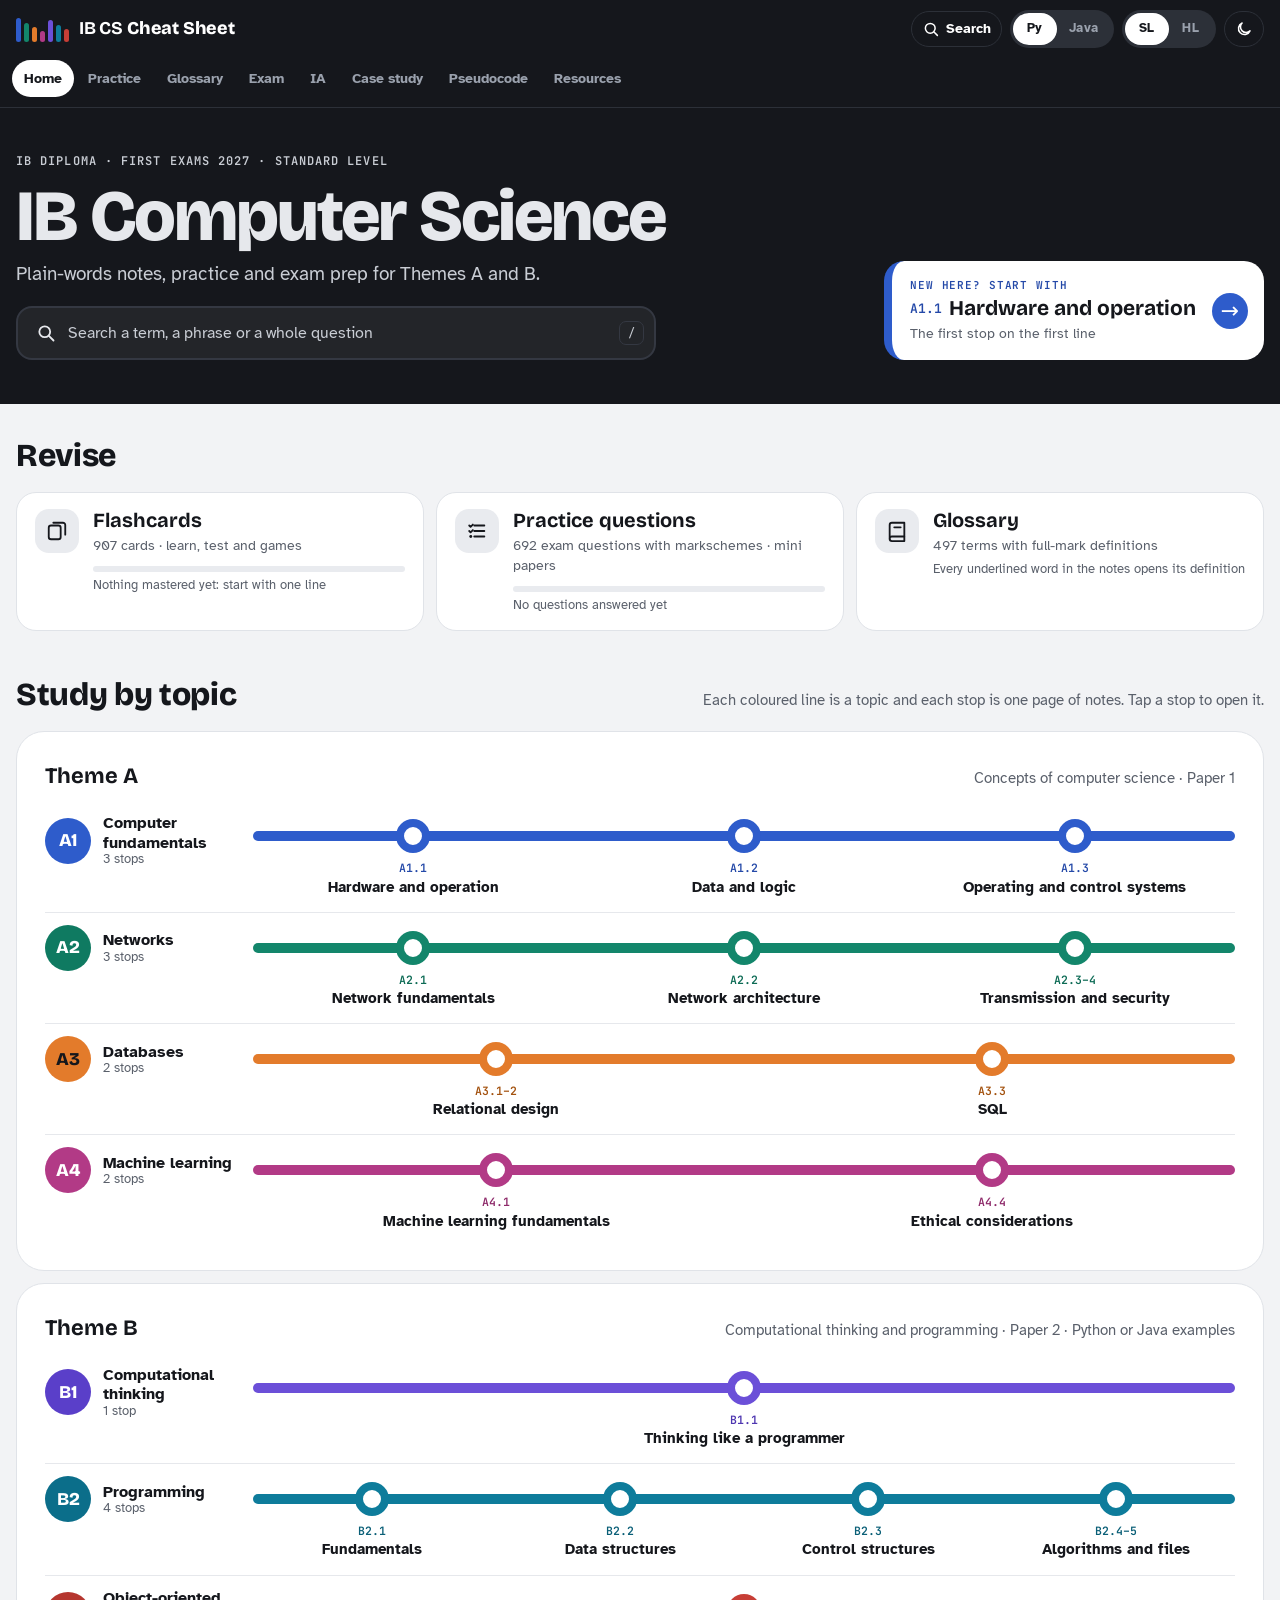
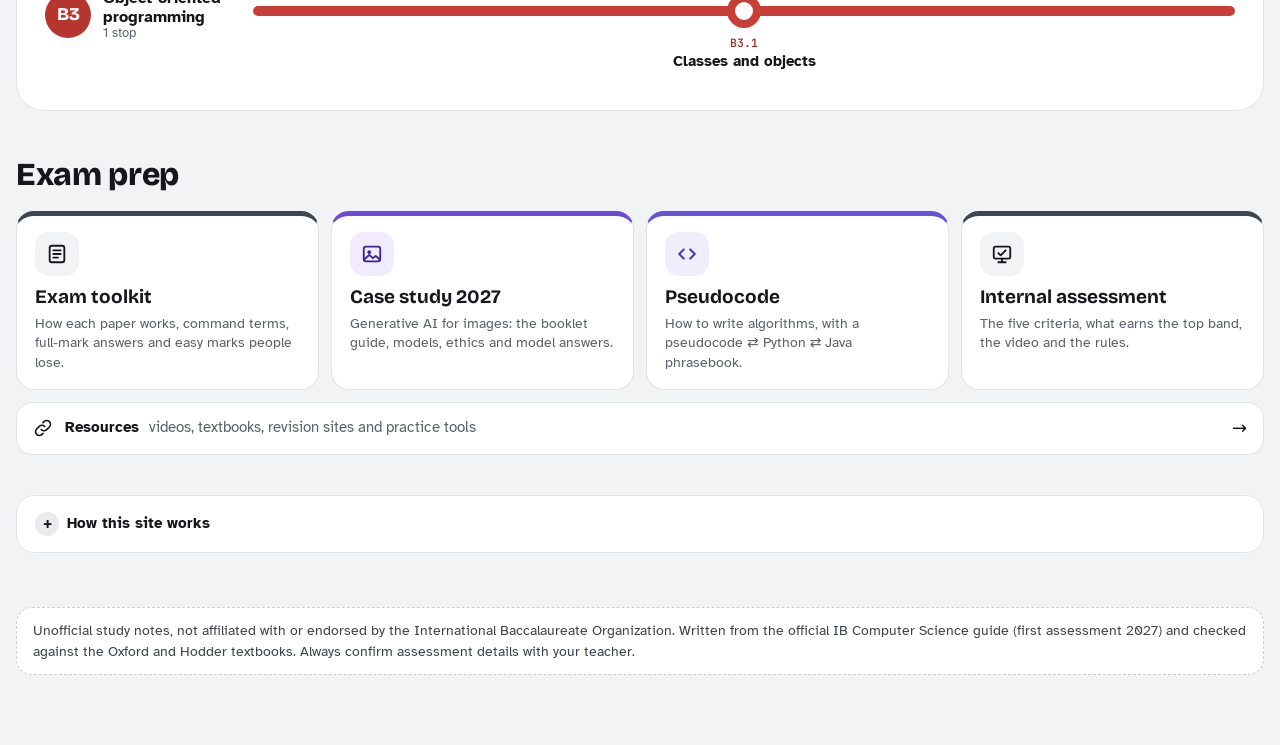
<file: index.html>
<!doctype html><html lang="en"><head><meta charset="utf-8"><meta name="viewport" content="width=device-width,initial-scale=1,viewport-fit=cover"><title>IB Computer Science notes (2027)</title>

<meta name="description" content="Free IB Diploma Computer Science notes for the 2027 syllabus, SL and HL: every topic in plain words with diagrams, a glossary of definitions, flashcards, exam-style practice questions, Python and Java code, pseudocode help and the 2027 case study.">
<link rel="preconnect" href="https://fonts.googleapis.com"><link rel="preconnect" href="https://fonts.gstatic.com" crossorigin>
<link rel="preload" as="style" href="https://fonts.googleapis.com/css2?family=Atkinson+Hyperlegible:ital,wght@0,400;0,700;1,400&family=Bricolage+Grotesque:opsz,wght@12..96,500;12..96,700;12..96,800&family=JetBrains+Mono:wght@400;600&display=swap" onload="this.onload=null;this.rel='stylesheet'"><noscript><link rel="stylesheet" href="https://fonts.googleapis.com/css2?family=Atkinson+Hyperlegible:ital,wght@0,400;0,700;1,400&family=Bricolage+Grotesque:opsz,wght@12..96,500;12..96,700;12..96,800&family=JetBrains+Mono:wght@400;600&display=swap"></noscript>
<link rel="stylesheet" href="assets/css/style.css?v=20261126e"><meta property="og:type" content="website"><meta property="og:title" content="IB Computer Science notes (2027)"><meta property="og:description" content="Free IB Diploma Computer Science notes for the 2027 syllabus, SL and HL: every topic in plain words with diagrams, a glossary of definitions, flashcards, exam-style practice questions, Python and Java code, pseudocode help and the 2027 case study."><meta name="theme-color" content="#15171C"><link rel="icon" href="favicon.svg" type="image/svg+xml"><link rel="canonical" href="https://d1v4nchik.github.io/dpcomputerscience27/"><meta property="og:url" content="https://d1v4nchik.github.io/dpcomputerscience27/"><meta property="og:image" content="https://d1v4nchik.github.io/dpcomputerscience27/assets/img/social-preview.png"><meta property="og:image:width" content="1280"><meta property="og:image:height" content="640"><meta property="og:image:alt" content="IB Computer Science notes: home page with the topic line map"><meta name="twitter:card" content="summary_large_image"><script>window.CS_STATIC=1</script></head><body><noscript><div style="padding:16px;font-family:sans-serif">Please turn on JavaScript to use these notes.</div></noscript>
<div class="topbar" id="topbar">
  <div class="tb-in">
    <a class="brand" href="#map" aria-label="IB CS Cheat Sheet: line map">
      <span class="bars" aria-hidden="true"><i class="th-A1"></i><i class="th-A2"></i><i class="th-A3"></i><i class="th-A4"></i><i class="th-B1"></i><i class="th-B2"></i><i class="th-B3"></i><i class="th-B4 hlx"></i></span>
      <span class="bname">IB CS <b>Cheat Sheet</b></span>
    </a>
    <nav class="tabs" id="tabs" aria-label="Sections">
      <a href="#map" data-v="map">Home</a>
      <a href="#practice" data-v="practice">Practice</a>
      <a href="#glossary" data-v="glossary">Glossary</a>
      <a href="#exam" data-v="exam">Exam</a>
      <a href="#ia" data-v="ia">IA</a>
      <a href="#case-study" data-v="case-study">Case study</a>
      <a href="#pseudocode" data-v="pseudocode">Pseudocode</a>
      <a href="#resources" data-v="resources">Resources</a>
    </nav>
    <div class="tb-ctl">
      <button type="button" class="iconbtn" id="btn-search" aria-label="Search the notes (press /)"><svg viewBox="0 0 24 24" aria-hidden="true"><circle cx="11" cy="11" r="6.5"/><path d="m16 16 4.5 4.5"/></svg><span class="lbl">Search</span></button>
      <div class="langsw" role="group" aria-label="Code language for Theme B examples">
        <button type="button" data-lang="py" aria-pressed="true" title="Show code examples in Python">Py</button>
        <button type="button" data-lang="java" aria-pressed="false" title="Show code examples in Java">Java</button>
      </div>
      <div class="lvl" role="group" aria-label="Course level">
        <button type="button" data-level="sl" aria-pressed="true">SL</button>
        <button type="button" data-level="hl" aria-pressed="false">HL</button>
      </div>
      <button type="button" class="iconbtn" id="btn-theme" aria-label="Switch between light and dark"><svg class="i-moon" viewBox="0 0 24 24" aria-hidden="true"><path d="M20 14.5A8 8 0 1 1 9.5 4a6.5 6.5 0 0 0 10.5 10.5z"/></svg><svg class="i-sun" viewBox="0 0 24 24" aria-hidden="true"><circle cx="12" cy="12" r="4"/><path d="M12 2.5v2M12 19.5v2M2.5 12h2M19.5 12h2M5.3 5.3l1.4 1.4M17.3 17.3l1.4 1.4M5.3 18.7l1.4-1.4M17.3 6.7l1.4-1.4"/></svg></button>
    </div>
  </div>
</div>

<div id="app" role="main">
  <section class="view" id="view-map" aria-label="Home"></section>
  <section class="view" id="view-page" aria-live="polite"></section>
  <section class="view" id="view-flashcards" aria-label="Flashcards">
    <div class="vhead th-IA"><div class="vh-in"><div class="eyebrow">Practise</div><h1>Practice</h1>
      <p id="fc-intro">Exam-style questions with markschemes, flashcards for every term, and the IB specimen papers broken down. Your progress is saved on this device.</p></div></div>
    <div class="vbody pxv">
      <div class="studybar" id="sb-flashcards"></div>
      <div class="fcl">
        <aside class="fcl-side">
          <section class="fcl-box fcl-deck"><span class="fcl-bh">Your cards</span>
            <div class="fcx-head"><div class="fcx-stat"><b id="fcx-sel">0</b><span>selected</span></div><div class="fcx-stat"><b id="fcx-selm">0%</b><span>mastered</span></div></div>
            <div class="deck" id="fc-deck"></div>
            <div class="fcl-foot"><span><b id="fcx-mast">0</b> of <span id="fcx-total">0</span> cards in the course mastered</span><div class="fcx-sync" id="fcx-sync"><i></i><span>Progress saved on this device</span></div></div>
          </section>
          <div class="modes" id="fc-modes" role="group" aria-label="Study mode" hidden></div>
        </aside>
        <div class="fcl-main">
          <div class="pmh"><div class="sb-modes" role="group" aria-label="Study mode"></div></div>
          <div class="focusbar" id="fc-focusbar"></div>
          <div class="stage" id="fc-stage" aria-live="polite"></div>
        </div>
      </div>
    </div>
  </section>
  <section class="view" id="view-practice" aria-label="Practice"></section>
  <section class="view" id="view-specimen" aria-label="Specimen papers"></section>
  <section class="view" id="view-glossary" aria-label="Glossary"></section>
  <section class="view" id="view-resources" aria-label="Resources"></section>
</div>

<div class="sheet-scrim" id="sheet-scrim" hidden></div>
<script src="assets/js/offline.js" defer></script>
<aside class="sheet" id="sheet" role="dialog" aria-modal="true" aria-labelledby="sheet-title" hidden>
  <div class="sheet-in" id="sheet-in"></div>
</aside>

<div class="search" id="search" role="dialog" aria-modal="true" aria-label="Search" hidden>
  <div class="search-box">
    <div class="search-row"><svg viewBox="0 0 24 24" aria-hidden="true"><circle cx="11" cy="11" r="6.5"/><path d="m16 16 4.5 4.5"/></svg>
      <input id="search-in" type="search" placeholder="Search a term, a phrase or a whole question" aria-label="Search terms, topics and notes" autocomplete="off" spellcheck="false">
      <button type="button" class="minibtn" id="search-close">Close <span class="kbd">Esc</span></button></div>
    <div class="search-res" id="search-res"></div>
  </div>
</div>


<script src="assets/js/data.js?v=20261126e"></script>
<script src="assets/js/syllabus.js?v=20261126e"></script>
<script src="assets/js/specimen.js?v=20261126e"></script>
<script src="assets/js/app.js?v=20261126e"></script>
<script src="assets/js/specview.js?v=20261126e"></script>
</body></html>
</file>
<file: assets/css/style.css>
/* inline colours from the notes (light), then dark values */
:root{--bd15171c:#15171C;--bd3d4452:#3D4452;--bd3e2394:#3E2394;--bdb8bec8:#B8BEC8;--bdc9cdd4:#C9CDD4;--bdd5d9df:#D5D9DF;--bde0e3e8:#E0E3E8;--bde6c65c:#E6C65C;--bde6e8ec:#E6E8EC;--bdeda19c:#EDA19C;--bdf2a900:#F2A900;--bdf2b07a:#F2B07A;--bdf8dcc4:#F8DCC4;--bdffffff:#FFFFFF;--bg000000:#000000;--bg000080:#000080;--bg0000ff:#0000FF;--bg008000:#008000;--bg008080:#008080;--bg00ff00:#00FF00;--bg00ffff:#00FFFF;--bg0a5f77:#0A5F77;--bg0b6e8a:#0B6E8A;--bg0d6b55:#0D6B55;--bg0e7c9b:#0E7C9B;--bg0f7a61:#0F7A61;--bg13866b:#13866B;--bg15171c:#15171C;--bg1e7a45:#1E7A45;--bg2449a8:#2449A8;--bg2828f0:#2828F0;--bg2841f0:#2841F0;--bg285af0:#285AF0;--bg2873f0:#2873F0;--bg288cf0:#288CF0;--bg28a5f0:#28A5F0;--bg28bef0:#28BEF0;--bg28d7f0:#28D7F0;--bg28f028:#28F028;--bg28f041:#28F041;--bg28f05a:#28F05A;--bg28f073:#28F073;--bg28f08c:#28F08C;--bg28f0a5:#28F0A5;--bg28f0be:#28F0BE;--bg28f0d7:#28F0D7;--bg28f0f0:#28F0F0;--bg2b303b:#2B303B;--bg2e5ccb:#2E5CCB;--bg2e7d32:#2E7D32;--bg3a3f48:#3A3F48;--bg3a4050:#3A4050;--bg3a9946:#3A9946;--bg3d4452:#3D4452;--bg3e2394:#3E2394;--bg3fa34d:#3FA34D;--bg4128f0:#4128F0;--bg418f45:#418F45;--bg41f028:#41F028;--bg4b2ba8:#4B2BA8;--bg4e36b0:#4E36B0;--bg4eab59:#4EAB59;--bg5a28f0:#5A28F0;--bg5a3fc9:#5A3FC9;--bg5a606b:#5A606B;--bg5af028:#5AF028;--bg6b4fd8:#6B4FD8;--bg6d4ad8:#6D4AD8;--bg7328f0:#7328F0;--bg73f028:#73F028;--bg7a5c00:#7A5C00;--bg7bc67e:#7BC67E;--bg7cc4b1:#7CC4B1;--bg800000:#800000;--bg800080:#800080;--bg808000:#808000;--bg808080:#808080;--bg84c5be:#84C5BE;--bg89c5de:#89C5DE;--bg8c28f0:#8C28F0;--bg8cf028:#8CF028;--bg8e2a6a:#8E2A6A;--bg8ea8e6:#8EA8E6;--bg8ec5ff:#8EC5FF;--bg9c84ec:#9C84EC;--bg9e2f28:#9E2F28;--bga3520f:#A3520F;--bga528f0:#A528F0;--bga5f028:#A5F028;--bga6d7c9:#A6D7C9;--bga8380a:#A8380A;--bga9d9e6:#A9D9E6;--bgacd5ff:#ACD5FF;--bgb23a86:#B23A86;--bgb3a4ee:#B3A4EE;--bgb4301f:#B4301F;--bgb5362f:#B5362F;--bgb5c7f0:#B5C7F0;--bgb7dbff:#B7DBFF;--bgb8bec8:#B8BEC8;--bgb9621f:#B9621F;--bgbe28f0:#BE28F0;--bgbef028:#BEF028;--bgc0c0c0:#C0C0C0;--bgc2410c:#C2410C;--bgc73e36:#C73E36;--bgc8e6ef:#C8E6EF;--bgc99a06:#C99A06;--bgc9cdd4:#C9CDD4;--bgcbe7df:#CBE7DF;--bgcfc4f6:#CFC4F6;--bgd5dff7:#D5DFF7;--bgd728f0:#D728F0;--bgd7f028:#D7F028;--bgda8dbf:#DA8DBF;--bgdfd8f8:#DFD8F8;--bge2c76d:#E2C76D;--bge37b2b:#E37B2B;--bge4f3f7:#E4F3F7;--bge4f4ea:#E4F4EA;--bge5f3ef:#E5F3EF;--bge6c65c:#E6C65C;--bge8833a:#E8833A;--bge9ecf1:#E9ECF1;--bge9eefb:#E9EEFB;--bgeaf6f2:#EAF6F2;--bgeecde2:#EECDE2;--bgf02828:#F02828;--bgf02841:#F02841;--bgf0285a:#F0285A;--bgf02873:#F02873;--bgf0288c:#F0288C;--bgf028a5:#F028A5;--bgf028be:#F028BE;--bgf028d7:#F028D7;--bgf028f0:#F028F0;--bgf04128:#F04128;--bgf05a28:#F05A28;--bgf07328:#F07328;--bgf08c28:#F08C28;--bgf0a528:#F0A528;--bgf0be28:#F0BE28;--bgf0d728:#F0D728;--bgf0edfc:#F0EDFC;--bgf0f028:#F0F028;--bgf1ecfd:#F1ECFD;--bgf2a900:#F2A900;--bgf2b07a:#F2B07A;--bgf2f3f5:#F2F3F5;--bgf3bdb9:#F3BDB9;--bgf7d3d1:#F7D3D1;--bgf7e7f1:#F7E7F1;--bgf7f8fa:#F7F8FA;--bgf8d2b2:#F8D2B2;--bgf8dcc4:#F8DCC4;--bgfbf4dc:#FBF4DC;--bgfce8e6:#FCE8E6;--bgfcebea:#FCEBEA;--bgfceee2:#FCEEE2;--bgfdecea:#FDECEA;--bgfdf1e2:#FDF1E2;--bgff0000:#FF0000;--bgff00ff:#FF00FF;--bgffc83d:#FFC83D;--bgffd66b:#FFD66B;--bgfff4e5:#FFF4E5;--bgffff00:#FFFF00;--bgffffff:#FFFFFF;--fg0a5f77:#0A5F77;--fg0d6b55:#0D6B55;--fg0e7c9b:#0E7C9B;--fg13866b:#13866B;--fg15171c:#15171C;--fg1e7a45:#1E7A45;--fg2449a8:#2449A8;--fg2e5ccb:#2E5CCB;--fg3e2394:#3E2394;--fg4e36b0:#4E36B0;--fg5a606b:#5A606B;--fg6b4fd8:#6B4FD8;--fg6d4ad8:#6D4AD8;--fg7a5c00:#7A5C00;--fg8a4b00:#8A4B00;--fg8e2a6a:#8E2A6A;--fg9e2f28:#9E2F28;--fga3520f:#A3520F;--fgb23a86:#B23A86;--fgb4301f:#B4301F;--fgc2410c:#C2410C;--fgc73e36:#C73E36;--fge0463f:#E0463F;--mk15171c:#15171C;--mk3a3f48:#3A3F48;--mkc9cdd4:#C9CDD4;--mkeaf6f2:#EAF6F2;--mkffffff:#FFFFFF;}
.th-B1,[data-th="B1"]{--line:#6B4FD8;--band:#5A3FC9;--tdark:#4E36B0;--mid:#B3A4EE;--tint:#F0EDFC;--tint2:#DFD8F8;--on:#FFFFFF}
.th-B2,[data-th="B2"]{--line:#0E7C9B;--band:#0B6E8A;--tdark:#0A5F77;--mid:#7FC3D6;--tint:#E4F3F7;--tint2:#C8E6EF;--on:#FFFFFF}
.th-B3,[data-th="B3"]{--line:#C73E36;--band:#B5362F;--tdark:#9E2F28;--mid:#EDA19C;--tint:#FCEBEA;--tint2:#F7D3D1;--on:#FFFFFF}
.th-A1,[data-th="A1"]{--line:#2E5CCB;--band:#2E5CCB;--tdark:#2449A8;--mid:#8EA8E6;--tint:#E9EEFB;--tint2:#D5DFF7;--on:#FFFFFF}
.th-A2,[data-th="A2"]{--line:#13866B;--band:#0F7A61;--tdark:#0D6B55;--mid:#7CC4B1;--tint:#E5F3EF;--tint2:#CBE7DF;--on:#FFFFFF}
.th-A3,[data-th="A3"]{--line:#E37B2B;--band:#E37B2B;--tdark:#A3520F;--mid:#F2B07A;--tint:#FCEEE2;--tint2:#F8DCC4;--on:#15171C}
.th-A4,[data-th="A4"]{--line:#B23A86;--band:#B23A86;--tdark:#8E2A6A;--mid:#DA8DBF;--tint:#F7E7F1;--tint2:#EECDE2;--on:#FFFFFF}
.th-IA,[data-th="IA"]{--line:#3D4452;--band:#2B303B;--tdark:#15171C;--mid:#9AA3AE;--tint:#F2F3F5;--tint2:#E0E3E8;--on:#FFFFFF}
.th-B4,[data-th="B4"]{--line:#C99A06;--band:#C99A06;--tdark:#7A5C00;--mid:#E6C65C;--tint:#FBF4DC;--tint2:#F3E3AE;--on:#15171C}
.th-CS,[data-th="CS"]{--line:#6D4AD8;--band:#4B2BA8;--tdark:#3E2394;--mid:#B7A3F2;--tint:#F1ECFD;--tint2:#E2D8FA;--on:#FFFFFF}
.th-EX,[data-th="EX"]{--line:#3D4452;--band:#2B303B;--tdark:#15171C;--mid:#9AA3AE;--tint:#F2F3F5;--tint2:#E0E3E8;--on:#FFFFFF}
@media (prefers-color-scheme: dark){:root:not([data-theme="light"]){--bd15171c:#C9CED6;--bd3d4452:#AFB7C5;--bd3e2394:#B0AAFF;--bdb8bec8:#3A3D42;--bdc9cdd4:#3B3D41;--bdd5d9df:#3B3D40;--bde0e3e8:#30343C;--bde6c65c:#5C4B10;--bde6e8ec:#2C3038;--bdeda19c:#68413F;--bdf2a900:#6A4400;--bdf2b07a:#664528;--bdf8dcc4:#584A3E;--bdffffff:#3D3D3D;--bg000000:#030303;--bg000080:#0C0059;--bg0000ff:#0900EE;--bg008000:#007000;--bg008080:#007070;--bg00ff00:#162E14;--bg00ffff:#002A2A;--bg0a5f77:#00526A;--bg0b6e8a:#005F7B;--bg0d6b55:#005D48;--bg0e7c9b:#006C8A;--bg0f7a61:#006B53;--bg13866b:#00755B;--bg15171c:#0A0B0E;--bg1e7a45:#006B37;--bg2449a8:#193C9A;--bg2828f0:#2300DF;--bg2841f0:#202CDE;--bg285af0:#1B47DD;--bg2873f0:#1260DC;--bg288cf0:#0278DA;--bg28a5f0:#008FD9;--bg28bef0:#00A6D7;--bg28d7f0:#00363F;--bg28f028:#1B3319;--bg28f041:#193319;--bg28f05a:#18331A;--bg28f073:#15331C;--bg28f08c:#10321E;--bg28f0a5:#0A3221;--bg28f0be:#013225;--bg28f0d7:#00312A;--bg28f0f0:#002F2F;--bg2b303b:#0B0F19;--bg2e5ccb:#204CBA;--bg2e7d32:#1B6D22;--bg3a3f48:#818691;--bg3a4050:#7F8698;--bg3a9946:#238634;--bg3d4452:#7E8696;--bg3e2394:#361588;--bg3fa34d:#278F3A;--bg4128f0:#3900DF;--bg418f45:#2E7D34;--bg41f028:#1B3218;--bg4b2ba8:#411B9A;--bg4e36b0:#4327A1;--bg4eab59:#389645;--bg5a28f0:#4F00DE;--bg5a3fc9:#4E2EB9;--bg5a606b:#787E8A;--bg5af028:#1B3116;--bg6b4fd8:#5D3DC6;--bg6d4ad8:#5F38C6;--bg7328f0:#6600DE;--bg73f028:#1C3014;--bg7a5c00:#6C4E00;--bg7bc67e:#63AE67;--bg7cc4b1:#64AC99;--bg800000:#730000;--bg800080:#730073;--bg808000:#6F6F00;--bg808080:#5D5D5D;--bg84c5be:#6CACA6;--bg89c5de:#70ACC4;--bg8c28f0:#7C00DD;--bg8cf028:#1D2E10;--bg8e2a6a:#7F1A5D;--bg8ea8e6:#7891CE;--bg8ec5ff:#18314A;--bg9c84ec:#886FD5;--bg9e2f28:#8E1F1A;--bga3520f:#924200;--bga528f0:#9300DC;--bga5f028:#1E2B0C;--bga6d7c9:#1A302A;--bga8380a:#972700;--bga9d9e6:#172C32;--bgacd5ff:#182A3B;--bgb23a86:#A02776;--bgb3a4ee:#9C8CD5;--bgb4301f:#A21C0B;--bgb5362f:#A3231F;--bgb5c7f0:#242C3D;--bgb7dbff:#182736;--bgb8bec8:#252931;--bgb9621f:#A65000;--bgbe28f0:#AA00DB;--bgbef028:#1F2907;--bgc0c0c0:#2F2F2F;--bgc2410c:#AF2E00;--bgc73e36:#B32A25;--bgc8e6ef:#2C454D;--bgc99a06:#B28400;--bgc9cdd4:#282A2D;--bgcbe7df:#192522;--bgcfc4f6:#2F2551;--bgd5dff7:#232E47;--bgd728f0:#C100DA;--bgd7f028:#202502;--bgda8dbf:#C277A8;--bgdfd8f8:#292245;--bge2c76d:#352B05;--bge37b2b:#CB6602;--bge4f3f7:#23373D;--bge4f4ea:#263B2E;--bge5f3ef:#283A35;--bge6c65c:#352B05;--bge8833a:#D06D1E;--bge9ecf1:#1C1D1F;--bge9eefb:#1D263C;--bgeaf6f2:#253731;--bgeecde2:#492C3F;--bgf02828:#D9000D;--bgf02841:#D9002E;--bgf0285a:#D90048;--bgf02873:#D90061;--bgf0288c:#D90079;--bgf028a5:#D80091;--bgf028be:#D800A9;--bgf028d7:#D800C1;--bgf028f0:#D800D9;--bgf04128:#D92609;--bgf05a28:#D84303;--bgf07328:#D85D00;--bgf08c28:#D77500;--bgf0a528:#D68C00;--bgf0be28:#382B06;--bgf0d728:#2D2701;--bgf0edfc:#221C3A;--bgf0f028:#212100;--bgf1ecfd:#241A3C;--bgf2a900:#D89000;--bgf2b07a:#432810;--bgf2f3f5:#121418;--bgf3bdb9:#3A2322;--bgf7d3d1:#492523;--bgf7e7f1:#3A2332;--bgf7f8fa:#16191E;--bgf8d2b2:#302113;--bgf8dcc4:#523923;--bgfbf4dc:#453C1E;--bgfce8e6:#3F1F1B;--bgfcebea:#3C1D1B;--bgfceee2:#412D1C;--bgfdecea:#3D1E1A;--bgfdf1e2:#41301C;--bgff0000:#E70000;--bgff00ff:#E600E7;--bgffc83d:#342602;--bgffd66b:#2F2200;--bgfff4e5:#3E2F1B;--bgffff00:#1C1C00;--bgffffff:#1B1E24;--fg0a5f77:#7BB6CD;--fg0d6b55:#77B9A3;--fg0e7c9b:#5EA9C5;--fg13866b:#5EAE95;--fg15171c:#E6E8EC;--fg1e7a45:#6FB585;--fg2449a8:#83ACFF;--fg2e5ccb:#72A0FF;--fg3e2394:#B0AAFF;--fg4e36b0:#A59EFF;--fg5a606b:#A3A9B4;--fg6b4fd8:#9A8BFF;--fg6d4ad8:#9E8AFF;--fg7a5c00:#BDA266;--fg8a4b00:#D49969;--fg8e2a6a:#E489BD;--fg9e2f28:#ED887C;--fga3520f:#D68C5D;--fgb23a86:#DD75B2;--fgb4301f:#F07C69;--fgc2410c:#E87854;--fgc73e36:#E97266;--fge0463f:#E6655A;--mk15171c:#C9CED6;--mk3a3f48:#B5BAC3;--mkc9cdd4:#282A2D;--mkeaf6f2:#171C1A;--mkffffff:#1B1E24;}
:root:not([data-theme="light"]) .th-B1,:root:not([data-theme="light"]) [data-th="B1"]{--tdark:#A59EFF;--tint:#1C1B21;--tint2:#4E4A5A;--band:#4E2EB9}
:root:not([data-theme="light"]) .th-B2,:root:not([data-theme="light"]) [data-th="B2"]{--tdark:#7BB6CD;--tint:#171D1F;--tint2:#415054;--band:#005F7B}
:root:not([data-theme="light"]) .th-B3,:root:not([data-theme="light"]) [data-th="B3"]{--tdark:#ED887C;--tint:#211A1A;--tint2:#5A4847;--band:#A3231F}
:root:not([data-theme="light"]) .th-A1,:root:not([data-theme="light"]) [data-th="A1"]{--tdark:#83ACFF;--tint:#1A1C21;--tint2:#484D59;--band:#204CBA}
:root:not([data-theme="light"]) .th-A2,:root:not([data-theme="light"]) [data-th="A2"]{--tdark:#77B9A3;--tint:#181D1C;--tint2:#43514D;--band:#006B53}
:root:not([data-theme="light"]) .th-A3,:root:not([data-theme="light"]) [data-th="A3"]{--tdark:#D68C5D;--tint:#201A16;--tint2:#584A3E;--band:#CB6602}
:root:not([data-theme="light"]) .th-A4,:root:not([data-theme="light"]) [data-th="A4"]{--tdark:#E489BD;--tint:#211B1F;--tint2:#584752;--band:#A02776}
:root:not([data-theme="light"]) .th-IA,:root:not([data-theme="light"]) [data-th="IA"]{--tdark:#E6E8EC;--tint:#121418;--tint2:#30343C;--band:#0B0F19}
:root:not([data-theme="light"]) .th-B4,:root:not([data-theme="light"]) [data-th="B4"]{--tdark:#BDA266;--tint:#1D1A11;--tint2:#554D32;--band:#B28400}
:root:not([data-theme="light"]) .th-CS,:root:not([data-theme="light"]) [data-th="CS"]{--tdark:#B0AAFF;--tint:#1D1B21;--tint2:#4F4A5B;--band:#411B9A}
:root:not([data-theme="light"]) .th-EX,:root:not([data-theme="light"]) [data-th="EX"]{--tdark:#E6E8EC;--tint:#121418;--tint2:#30343C;--band:#0B0F19}}
:root[data-theme="dark"]{--bd15171c:#C9CED6;--bd3d4452:#AFB7C5;--bd3e2394:#B0AAFF;--bdb8bec8:#3A3D42;--bdc9cdd4:#3B3D41;--bdd5d9df:#3B3D40;--bde0e3e8:#30343C;--bde6c65c:#5C4B10;--bde6e8ec:#2C3038;--bdeda19c:#68413F;--bdf2a900:#6A4400;--bdf2b07a:#664528;--bdf8dcc4:#584A3E;--bdffffff:#3D3D3D;--bg000000:#030303;--bg000080:#0C0059;--bg0000ff:#0900EE;--bg008000:#007000;--bg008080:#007070;--bg00ff00:#162E14;--bg00ffff:#002A2A;--bg0a5f77:#00526A;--bg0b6e8a:#005F7B;--bg0d6b55:#005D48;--bg0e7c9b:#006C8A;--bg0f7a61:#006B53;--bg13866b:#00755B;--bg15171c:#0A0B0E;--bg1e7a45:#006B37;--bg2449a8:#193C9A;--bg2828f0:#2300DF;--bg2841f0:#202CDE;--bg285af0:#1B47DD;--bg2873f0:#1260DC;--bg288cf0:#0278DA;--bg28a5f0:#008FD9;--bg28bef0:#00A6D7;--bg28d7f0:#00363F;--bg28f028:#1B3319;--bg28f041:#193319;--bg28f05a:#18331A;--bg28f073:#15331C;--bg28f08c:#10321E;--bg28f0a5:#0A3221;--bg28f0be:#013225;--bg28f0d7:#00312A;--bg28f0f0:#002F2F;--bg2b303b:#0B0F19;--bg2e5ccb:#204CBA;--bg2e7d32:#1B6D22;--bg3a3f48:#818691;--bg3a4050:#7F8698;--bg3a9946:#238634;--bg3d4452:#7E8696;--bg3e2394:#361588;--bg3fa34d:#278F3A;--bg4128f0:#3900DF;--bg418f45:#2E7D34;--bg41f028:#1B3218;--bg4b2ba8:#411B9A;--bg4e36b0:#4327A1;--bg4eab59:#389645;--bg5a28f0:#4F00DE;--bg5a3fc9:#4E2EB9;--bg5a606b:#787E8A;--bg5af028:#1B3116;--bg6b4fd8:#5D3DC6;--bg6d4ad8:#5F38C6;--bg7328f0:#6600DE;--bg73f028:#1C3014;--bg7a5c00:#6C4E00;--bg7bc67e:#63AE67;--bg7cc4b1:#64AC99;--bg800000:#730000;--bg800080:#730073;--bg808000:#6F6F00;--bg808080:#5D5D5D;--bg84c5be:#6CACA6;--bg89c5de:#70ACC4;--bg8c28f0:#7C00DD;--bg8cf028:#1D2E10;--bg8e2a6a:#7F1A5D;--bg8ea8e6:#7891CE;--bg8ec5ff:#18314A;--bg9c84ec:#886FD5;--bg9e2f28:#8E1F1A;--bga3520f:#924200;--bga528f0:#9300DC;--bga5f028:#1E2B0C;--bga6d7c9:#1A302A;--bga8380a:#972700;--bga9d9e6:#172C32;--bgacd5ff:#182A3B;--bgb23a86:#A02776;--bgb3a4ee:#9C8CD5;--bgb4301f:#A21C0B;--bgb5362f:#A3231F;--bgb5c7f0:#242C3D;--bgb7dbff:#182736;--bgb8bec8:#252931;--bgb9621f:#A65000;--bgbe28f0:#AA00DB;--bgbef028:#1F2907;--bgc0c0c0:#2F2F2F;--bgc2410c:#AF2E00;--bgc73e36:#B32A25;--bgc8e6ef:#2C454D;--bgc99a06:#B28400;--bgc9cdd4:#282A2D;--bgcbe7df:#192522;--bgcfc4f6:#2F2551;--bgd5dff7:#232E47;--bgd728f0:#C100DA;--bgd7f028:#202502;--bgda8dbf:#C277A8;--bgdfd8f8:#292245;--bge2c76d:#352B05;--bge37b2b:#CB6602;--bge4f3f7:#23373D;--bge4f4ea:#263B2E;--bge5f3ef:#283A35;--bge6c65c:#352B05;--bge8833a:#D06D1E;--bge9ecf1:#1C1D1F;--bge9eefb:#1D263C;--bgeaf6f2:#253731;--bgeecde2:#492C3F;--bgf02828:#D9000D;--bgf02841:#D9002E;--bgf0285a:#D90048;--bgf02873:#D90061;--bgf0288c:#D90079;--bgf028a5:#D80091;--bgf028be:#D800A9;--bgf028d7:#D800C1;--bgf028f0:#D800D9;--bgf04128:#D92609;--bgf05a28:#D84303;--bgf07328:#D85D00;--bgf08c28:#D77500;--bgf0a528:#D68C00;--bgf0be28:#382B06;--bgf0d728:#2D2701;--bgf0edfc:#221C3A;--bgf0f028:#212100;--bgf1ecfd:#241A3C;--bgf2a900:#D89000;--bgf2b07a:#432810;--bgf2f3f5:#121418;--bgf3bdb9:#3A2322;--bgf7d3d1:#492523;--bgf7e7f1:#3A2332;--bgf7f8fa:#16191E;--bgf8d2b2:#302113;--bgf8dcc4:#523923;--bgfbf4dc:#453C1E;--bgfce8e6:#3F1F1B;--bgfcebea:#3C1D1B;--bgfceee2:#412D1C;--bgfdecea:#3D1E1A;--bgfdf1e2:#41301C;--bgff0000:#E70000;--bgff00ff:#E600E7;--bgffc83d:#342602;--bgffd66b:#2F2200;--bgfff4e5:#3E2F1B;--bgffff00:#1C1C00;--bgffffff:#1B1E24;--fg0a5f77:#7BB6CD;--fg0d6b55:#77B9A3;--fg0e7c9b:#5EA9C5;--fg13866b:#5EAE95;--fg15171c:#E6E8EC;--fg1e7a45:#6FB585;--fg2449a8:#83ACFF;--fg2e5ccb:#72A0FF;--fg3e2394:#B0AAFF;--fg4e36b0:#A59EFF;--fg5a606b:#A3A9B4;--fg6b4fd8:#9A8BFF;--fg6d4ad8:#9E8AFF;--fg7a5c00:#BDA266;--fg8a4b00:#D49969;--fg8e2a6a:#E489BD;--fg9e2f28:#ED887C;--fga3520f:#D68C5D;--fgb23a86:#DD75B2;--fgb4301f:#F07C69;--fgc2410c:#E87854;--fgc73e36:#E97266;--fge0463f:#E6655A;--mk15171c:#C9CED6;--mk3a3f48:#B5BAC3;--mkc9cdd4:#282A2D;--mkeaf6f2:#171C1A;--mkffffff:#1B1E24;}
:root[data-theme="dark"] .th-B1,:root[data-theme="dark"] [data-th="B1"]{--tdark:#A59EFF;--tint:#1C1B21;--tint2:#4E4A5A;--band:#4E2EB9}
:root[data-theme="dark"] .th-B2,:root[data-theme="dark"] [data-th="B2"]{--tdark:#7BB6CD;--tint:#171D1F;--tint2:#415054;--band:#005F7B}
:root[data-theme="dark"] .th-B3,:root[data-theme="dark"] [data-th="B3"]{--tdark:#ED887C;--tint:#211A1A;--tint2:#5A4847;--band:#A3231F}
:root[data-theme="dark"] .th-A1,:root[data-theme="dark"] [data-th="A1"]{--tdark:#83ACFF;--tint:#1A1C21;--tint2:#484D59;--band:#204CBA}
:root[data-theme="dark"] .th-A2,:root[data-theme="dark"] [data-th="A2"]{--tdark:#77B9A3;--tint:#181D1C;--tint2:#43514D;--band:#006B53}
:root[data-theme="dark"] .th-A3,:root[data-theme="dark"] [data-th="A3"]{--tdark:#D68C5D;--tint:#201A16;--tint2:#584A3E;--band:#CB6602}
:root[data-theme="dark"] .th-A4,:root[data-theme="dark"] [data-th="A4"]{--tdark:#E489BD;--tint:#211B1F;--tint2:#584752;--band:#A02776}
:root[data-theme="dark"] .th-IA,:root[data-theme="dark"] [data-th="IA"]{--tdark:#E6E8EC;--tint:#121418;--tint2:#30343C;--band:#0B0F19}
:root[data-theme="dark"] .th-B4,:root[data-theme="dark"] [data-th="B4"]{--tdark:#BDA266;--tint:#1D1A11;--tint2:#554D32;--band:#B28400}
:root[data-theme="dark"] .th-CS,:root[data-theme="dark"] [data-th="CS"]{--tdark:#B0AAFF;--tint:#1D1B21;--tint2:#4F4A5B;--band:#411B9A}
:root[data-theme="dark"] .th-EX,:root[data-theme="dark"] [data-th="EX"]{--tdark:#E6E8EC;--tint:#121418;--tint2:#30343C;--band:#0B0F19}

/* Layout: a sticky ink top bar over full-width coloured "line" bands; reading column of white cards (880px) like the cheat sheet.
   Type: Bricolage Grotesque for display, Atkinson Hyperlegible for reading, JetBrains Mono for codes and labels. */
:root{
  --f-disp:'Bricolage Grotesque','Arial Narrow',system-ui,sans-serif;
  --f-body:'Atkinson Hyperlegible',system-ui,-apple-system,'Segoe UI',sans-serif;
  --f-mono:'JetBrains Mono',ui-monospace,Menlo,Consolas,monospace;
  --bg:#F2F3F5; --card:#FFFFFF; --soft:#F2F3F5; --soft2:#E9EBEF; --ink:#15171C; --muted:#5A606B; --faint:#8A919C;
  --hair:#E0E3E8; --hair2:#E6E8EC; --bar:#15171C; --bar-ink:#FFFFFF; --bar-muted:#9AA1AD; --bar-hair:#2C3038;
  --well:#15171C; --well-ink:#E6E8EC; --well-muted:#C9CDD4; --well-hair:#343842;
  --code-bg:#15171C; --code-fg:#E6E8EC;
  --hlbg:#FFD66B; --hlfg:#3A2C00; --focus:#FFD66B;
  --g:#1E7A45; --gbg:#E4F4EA; --gtx:#165C34; --gbd:#9FD3B4;
  --r:#B4301F; --rbg:#FCE8E6; --rtx:#8A2316; --rbd:#EDB3AA;
  --o:#B4580F; --obg:#FCEEE2; --otx:#86410A; --obd:#EFC39A;
  --b:#2E5CCB; --bbg:#E9EEFB; --btx:#2449A8; --bbd:#AFC1EE;
  --y:#8A6400; --ybg:#FDF6DC; --ytx:#6E5000; --ybd:#ECD27E;
  --v:#6B4FD8; --vbg:#F0EDFC; --vtx:#4E36B0; --vbd:#CFC4F6;
  --shadow:0 1px 2px rgba(21,23,28,.05),0 8px 24px rgba(21,23,28,.07);
  --scrim:rgba(21,23,28,.42);
  /* names the flashcard engine uses */
  --bg2:var(--card); --bg3:var(--soft); --bg4:var(--soft2); --tx:var(--ink); --tx2:#3D434D; --tx3:var(--muted); --bd:var(--hair); --bd2:#C9CDD4;
  --acc:var(--ink); --acc2:#3D434D; --acc3:#E6E8EC; --on:#FFFFFF; --mark:#E8A900; --hl:var(--hlbg);
  --ans-bg:var(--vbg); --ans-tx:var(--vtx); --ans-bd:var(--vbd);
}
@media (prefers-color-scheme: dark){:root:not([data-theme="light"]){
  --bg:#121418; --card:#1B1E24; --soft:#121418; --soft2:#2B2F37; --ink:#E6E8EC; --muted:#A3A9B4; --faint:#7D8490;
  --hair:#30343C; --hair2:#2C3038; --bar:#0A0B0E; --bar-ink:#F2F3F5; --bar-muted:#8B929E; --bar-hair:#262A31;
  --well:#0A0B0E; --well-ink:#E6E8EC; --well-muted:#B4BAC4; --well-hair:#2C3038;
  --code-bg:#0A0B0E; --code-fg:#E6E8EC;
  --hlbg:#E6C35A; --hlfg:#2A2000; --focus:#E6C35A;
  --g:#4CC38A; --gbg:#13291E; --gtx:#8FE0B5; --gbd:#2A5A40;
  --r:#F07A6E; --rbg:#2E1715; --rtx:#F6AAA2; --rbd:#6E2E28;
  --o:#F0A35E; --obg:#2E2012; --otx:#F5C08F; --obd:#6B4421;
  --b:#7FA2F0; --bbg:#162038; --btx:#A9C1F5; --bbd:#2F4778;
  --y:#E6C35A; --ybg:#2B2410; --ytx:#EFD88E; --ybd:#6A5520;
  --v:#A893F2; --vbg:#211C35; --vtx:#C9BCF7; --vbd:#4A3D80;
  --shadow:0 1px 2px rgba(0,0,0,.35),0 8px 24px rgba(0,0,0,.3); --scrim:rgba(0,0,0,.6);
  --tx2:#C3C8D0; --bd2:#454B55; --acc2:#C3C8D0; --acc3:#2B2F37; --on:#15171C; --mark:#E6C35A;
  color-scheme:dark}}
:root[data-theme="dark"]{
  --bg:#121418; --card:#1B1E24; --soft:#121418; --soft2:#2B2F37; --ink:#E6E8EC; --muted:#A3A9B4; --faint:#7D8490;
  --hair:#30343C; --hair2:#2C3038; --bar:#0A0B0E; --bar-ink:#F2F3F5; --bar-muted:#8B929E; --bar-hair:#262A31;
  --well:#0A0B0E; --well-ink:#E6E8EC; --well-muted:#B4BAC4; --well-hair:#2C3038;
  --code-bg:#0A0B0E; --code-fg:#E6E8EC;
  --hlbg:#E6C35A; --hlfg:#2A2000; --focus:#E6C35A;
  --g:#4CC38A; --gbg:#13291E; --gtx:#8FE0B5; --gbd:#2A5A40;
  --r:#F07A6E; --rbg:#2E1715; --rtx:#F6AAA2; --rbd:#6E2E28;
  --o:#F0A35E; --obg:#2E2012; --otx:#F5C08F; --obd:#6B4421;
  --b:#7FA2F0; --bbg:#162038; --btx:#A9C1F5; --bbd:#2F4778;
  --y:#E6C35A; --ybg:#2B2410; --ytx:#EFD88E; --ybd:#6A5520;
  --v:#A893F2; --vbg:#211C35; --vtx:#C9BCF7; --vbd:#4A3D80;
  --shadow:0 1px 2px rgba(0,0,0,.35),0 8px 24px rgba(0,0,0,.3); --scrim:rgba(0,0,0,.6);
  --tx2:#C3C8D0; --bd2:#454B55; --acc2:#C3C8D0; --acc3:#2B2F37; --on:#15171C; --mark:#E6C35A;
  color-scheme:dark}

*{box-sizing:border-box}
html{scroll-padding-top:calc(76px + env(safe-area-inset-top,0px))}
body{margin:0;background:var(--bg);color:var(--ink);font-family:var(--f-body);font-size:15px;line-height:1.5;-webkit-font-smoothing:antialiased;text-rendering:optimizeLegibility}
body::before{content:"";position:fixed;inset:0 0 auto;height:env(safe-area-inset-top,0px);z-index:10;background:var(--bar)}
h1,h2,h3,h4{text-wrap:balance}
button{font:inherit;color:inherit}
:focus-visible{outline:3px solid var(--focus);outline-offset:2px;border-radius:6px}
[style*="JetBrains Mono"],pre,code,.mono{font-variant-ligatures:none;font-feature-settings:"liga" 0,"calt" 0}
@media (prefers-reduced-motion:reduce){*{animation:none!important;transition:none!important;scroll-behavior:auto!important}}
[hidden]{display:none!important}
.view{display:none}
.view.on{display:block}
.gutter{padding-left:max(16px,env(safe-area-inset-left,0px));padding-right:max(16px,env(safe-area-inset-right,0px))}

/* ---------------- top bar ---------------- */
.topbar{position:sticky;top:env(safe-area-inset-top,0px);z-index:50;background:var(--bar);color:var(--bar-ink);border-bottom:1px solid var(--bar-hair)}
.tb-in{max-width:1360px;margin:0 auto;display:flex;align-items:center;gap:10px 18px;padding-block:10px;padding-left:max(16px,env(safe-area-inset-left,0px));padding-right:max(16px,env(safe-area-inset-right,0px));flex-wrap:wrap}
.brand{display:flex;align-items:center;gap:10px;color:var(--bar-ink);text-decoration:none;flex:none}
.brand .bars{display:flex;align-items:flex-end;gap:3px;height:26px}
.brand .bars i{display:block;width:5px;border-radius:3px;background:var(--line)}
.brand .bars i:nth-child(1){height:24px}.brand .bars i:nth-child(2){height:19px}.brand .bars i:nth-child(3){height:15px}.brand .bars i:nth-child(4){height:11px}
.brand .bars i:nth-child(5){height:22px}.brand .bars i:nth-child(6){height:17px}.brand .bars i:nth-child(7){height:13px}.brand .bars i:nth-child(8){height:9px}
.bname{font-family:var(--f-disp);font-weight:700;font-size:18px;letter-spacing:-.01em;white-space:nowrap}
.bname b{font-weight:800}
.tabs{display:flex;gap:2px;flex:1 1 auto;min-width:0;overflow-x:auto;scrollbar-width:none}
.tabs::-webkit-scrollbar{display:none}
.tabs a{color:var(--bar-muted);text-decoration:none;font-weight:700;font-size:14px;padding:8px 12px;border-radius:999px;white-space:nowrap}
.tabs a:hover{color:var(--bar-ink);background:var(--bar-hair)}
.tabs a.on{background:var(--bar-ink);color:var(--bar)}
.tb-ctl{display:flex;align-items:center;gap:8px;flex:none}
.iconbtn{display:inline-flex;align-items:center;gap:6px;height:36px;padding:0 10px;border-radius:999px;border:1.5px solid var(--bar-hair);background:none;color:var(--bar-ink);cursor:pointer;font-weight:700;font-size:13.5px}
.iconbtn:hover{border-color:var(--bar-muted)}
.iconbtn svg{width:18px;height:18px;fill:none;stroke:currentColor;stroke-width:2;stroke-linecap:round;stroke-linejoin:round}
.i-sun{display:none}
:root[data-theme="dark"] .i-sun{display:block}:root[data-theme="dark"] .i-moon{display:none}
@media (prefers-color-scheme: dark){:root:not([data-theme="light"]) .i-sun{display:block}:root:not([data-theme="light"]) .i-moon{display:none}}
.lvl,.langsw{display:flex;background:var(--bar-hair);border-radius:999px;padding:3px}
.lvl button,.langsw button{border:0;background:none;color:var(--bar-muted);font-weight:800;font-size:13px;letter-spacing:.04em;padding:6px 12px;border-radius:999px;cursor:pointer;min-width:44px}
.lvl button[aria-pressed="true"],.langsw button[aria-pressed="true"]{background:var(--bar-ink);color:var(--bar)}
.langsw button[data-lang="java"][aria-pressed="true"]{background:#F5A35C;color:#2A1600}
.lvl button[data-level="hl"][aria-pressed="true"]{background:var(--hlbg);color:var(--hlfg)}
@media (max-width:1500px){.tabs{order:3;flex-basis:100%;margin:2px -4px 0}.tb-ctl{margin-left:auto}}
@media (min-width:1501px){.tabs a{padding:8px 10px}#btn-search .lbl{display:none}}
@media (max-width:460px){.lvl button,.langsw button{min-width:36px;padding:6px 8px}.tb-ctl{gap:6px}}
@media (max-width:520px){.iconbtn .lbl{display:none}.bname{font-size:16px}.tabs a{padding:7px 10px;font-size:13.5px}}
@media (max-width:460px){.bname b{display:none}.tb-in{column-gap:10px}}
@media (max-width:440px){.bname{display:none}.brand .bars{height:24px}}
@media (max-width:380px){.brand .bars{gap:2px}.brand .bars i{width:4px}.iconbtn{padding:0 8px}.lvl button,.langsw button{padding:6px 7px;min-width:32px}.tb-ctl{gap:5px}}

/* ---------------- HL / SL ---------------- */
.hltag{display:inline-flex;align-items:center;font-family:var(--f-mono);font-size:10.5px;font-weight:600;letter-spacing:.06em;background:var(--hlbg);color:var(--hlfg);border-radius:999px;padding:2px 8px;line-height:1.4;white-space:nowrap;vertical-align:middle}
body[data-level="sl"] .hl-only,body[data-level="sl"] .hl-note,body[data-level="sl"] .hlx,body[data-level="sl"] .st[data-hl],body[data-level="sl"] .secs>section[data-hl]{display:none!important}
body[data-level="hl"] .sl-only{display:none!important}
body:not([data-lang="java"]) .lang-java,body[data-lang="java"] .lang-py{display:none!important}
body:not([data-lang="java"]) .lang-note,body:not([data-lang="java"]) .langhint{display:none!important}
.lang-note{font-size:12.5px;line-height:1.45;color:var(--muted);margin:0 0 6px;padding-left:10px;border-left:3px solid #F5A35C}
.langhint{width:100%;max-width:880px;margin:0 auto 10px;display:flex;gap:10px;align-items:flex-start;background:var(--obg);color:var(--otx);border:1px solid var(--obd);border-radius:14px;padding:10px 14px;font-size:13.5px;line-height:1.5}
.langhint b{color:var(--otx)}
.langhint a{color:inherit;font-weight:700}
.hl-only.hlbox{border:2px solid var(--hlbg);border-radius:16px;padding:12px 14px 14px;display:flex;flex-direction:column;gap:12px}
.hlbox>.hlhead{display:flex;gap:8px;align-items:center;font-family:var(--f-mono);font-size:11px;font-weight:600;letter-spacing:.08em;text-transform:uppercase;color:var(--muted)}

/* ---------------- home ---------------- */
.hero{background:var(--well);color:var(--well-ink)}
.hero-in{max-width:1360px;margin:0 auto;padding-block:clamp(28px,5vw,56px) clamp(28px,5vw,48px);padding-left:max(16px,env(safe-area-inset-left,0px));padding-right:max(16px,env(safe-area-inset-right,0px));display:grid;grid-template-columns:minmax(0,1fr) auto;gap:24px 40px;align-items:end}
.eyebrow{font-family:var(--f-mono);font-size:12px;font-weight:600;letter-spacing:.09em;text-transform:uppercase;color:var(--well-muted)}
.hero h1{margin:10px 0 12px;font-family:var(--f-disp);font-weight:800;font-size:clamp(56px,11vw,132px);line-height:.88;letter-spacing:-.035em}
.hero .sub{font-family:var(--f-disp);font-weight:500;font-size:clamp(20px,2.6vw,32px);line-height:1.15;max-width:24em;margin:0 0 14px}
.hero p.lead{max-width:62ch;color:var(--well-muted);font-size:16px;margin:0}
.hero-bars{display:flex;align-items:flex-end;gap:10px;height:220px}
.hero-bars i{display:block;width:24px;border-radius:12px;background:var(--line)}
@media (max-width:820px){.hero-in{grid-template-columns:1fr}.hero-bars{height:90px;gap:7px;order:-1}.hero-bars i{width:14px}}
.ctas{display:grid;grid-template-columns:repeat(auto-fill,minmax(min(100%,220px),1fr));gap:10px;margin-top:22px}
.cta{display:flex;flex-direction:column;gap:2px;border:2px solid var(--well-hair);border-radius:18px;padding:12px 16px 14px;color:var(--well-ink);text-decoration:none;min-width:0}
.cta:hover{border-color:var(--well-muted)}
.cta b{font-family:var(--f-disp);font-weight:700;font-size:21px;line-height:1.1}
.cta span{font-size:13.5px;color:var(--well-muted)}
.cta.pri{background:var(--well-ink);color:var(--well);border-color:var(--well-ink)}
.cta.pri span{color:var(--muted)}
:root[data-theme="dark"] .cta.pri span{color:#5A606B}
.wrap{max-width:1360px;margin:0 auto;padding-block:28px 56px;padding-left:max(16px,env(safe-area-inset-left,0px));padding-right:max(16px,env(safe-area-inset-right,0px));display:flex;flex-direction:column;gap:24px}
.mapcard{background:var(--card);border:1px solid var(--hair);border-radius:28px;padding:clamp(18px,3vw,36px);display:flex;flex-direction:column;gap:18px}
.mapcard>header{display:flex;flex-wrap:wrap;gap:6px 24px;align-items:baseline;justify-content:space-between}
.mapcard h2{margin:0;font-family:var(--f-disp);font-weight:700;font-size:clamp(28px,4vw,40px);line-height:1}
.mapcard header p{margin:0;color:var(--muted);font-size:14.5px;max-width:60ch}
.mline{display:grid;grid-template-columns:200px minmax(0,1fr);gap:12px 18px;align-items:start;padding:14px 0;border-top:1px solid var(--hair2)}
.mline:first-of-type{border-top:0}
.mhead{display:flex;align-items:center;gap:12px;text-decoration:none;color:var(--ink)}
.mbadge{flex:none;width:56px;height:56px;border-radius:50%;background:var(--band);color:var(--on);display:grid;place-items:center;font-family:var(--f-disp);font-weight:800;font-size:21px}
.mname{font-weight:700;font-size:15.5px;line-height:1.25}
.mname small{display:block;font-weight:400;color:var(--muted);font-size:12.5px}
.track{position:relative;display:grid;grid-template-columns:repeat(auto-fit,minmax(150px,1fr));gap:14px 10px;padding-top:6px}
.track::before{content:"";position:absolute;left:0;right:0;top:18px;height:10px;border-radius:5px;background:var(--line)}
.stop{position:relative;display:flex;flex-direction:column;align-items:center;text-align:center;gap:6px;text-decoration:none;color:var(--ink);padding:0 4px;min-width:0}
.stop .st-t{display:flex;flex-direction:column;align-items:center;gap:1px}
.stop .sd{width:34px;height:34px;border-radius:50%;background:var(--card);border:8px solid var(--line);box-sizing:border-box;transition:transform .15s}
.stop:hover .sd{transform:scale(1.15)}
.stop b{font-size:15px;line-height:1.25}
.stop .code{font-family:var(--f-mono);font-size:11.5px;color:var(--tdark);font-weight:600}
.stop small{font-size:12.5px;color:var(--muted);line-height:1.35}
.stop.hlx .sd{border-style:dashed}
@media (max-width:760px){
  .mline{grid-template-columns:1fr}
  .track{grid-template-columns:1fr;padding:0 0 0 6px;gap:0}
  .track::before{left:17px;right:auto;top:6px;bottom:6px;width:10px;height:auto}
  .stop{flex-direction:row;align-items:flex-start;text-align:left;gap:12px;padding:6px 0}
  .stop .sd{flex:none;width:32px;height:32px}
  .stop .st-t{align-items:flex-start;padding-top:4px}
}
.stats{display:grid;grid-template-columns:repeat(auto-fit,minmax(150px,1fr));gap:10px}
.stats div{background:var(--card);border:1px solid var(--hair);border-radius:18px;padding:14px 16px}
.stats b{display:block;font-family:var(--f-disp);font-size:34px;font-weight:800;line-height:1;font-variant-numeric:tabular-nums}
.stats span{font-size:13px;color:var(--muted)}
.howto{display:grid;grid-template-columns:repeat(auto-fit,minmax(min(100%,260px),1fr));gap:10px}
.howto div{background:var(--card);border:1px solid var(--hair);border-radius:18px;padding:14px 16px;font-size:14px}
.howto b{display:block;font-family:var(--f-disp);font-size:18px;margin-bottom:2px}
.howto a{color:var(--ink);text-decoration:none}.howto a:hover{text-decoration:underline}

/* ---------------- view headers (flashcards, glossary, resources) ---------------- */
.vhead{background:var(--band);color:var(--on)}
.vh-in{max-width:1360px;margin:0 auto;padding-block:clamp(24px,4vw,40px);padding-left:max(16px,env(safe-area-inset-left,0px));padding-right:max(16px,env(safe-area-inset-right,0px))}
.vhead .eyebrow{color:inherit;opacity:.8}
.vhead h1{margin:6px 0 10px;font-family:var(--f-disp);font-weight:800;font-size:clamp(44px,8vw,88px);line-height:.9;letter-spacing:-.03em}
.vhead p{max-width:78ch;margin:0;font-size:15.5px;opacity:.92}
.vbody{max-width:1100px;margin:0 auto;padding-block:24px 64px;padding-left:max(16px,env(safe-area-inset-left,0px));padding-right:max(16px,env(safe-area-inset-right,0px))}

/* ---------------- topic pages ---------------- */
.pg{display:block}
.pg header{position:relative}
.pg header>div{padding-left:max(16px,env(safe-area-inset-left,0px))!important;padding-right:max(16px,env(safe-area-inset-right,0px))!important}
@media (min-width:900px){.pg header>div{padding-left:max(40px,env(safe-area-inset-left,0px))!important;padding-right:max(40px,env(safe-area-inset-right,0px))!important}}
.pg header [style*="font-size: 120px"]{font-size:clamp(64px,13vw,120px)!important}
.pg header h1{font-size:clamp(30px,6vw,52px)!important}
.pg header p{margin:0}
.pg header nav a{text-decoration:none}
@media (max-width:640px){.pg header>div{padding-top:18px!important;padding-bottom:22px!important;gap:20px!important}.pg header nav{font-size:13.5px!important}.pg header nav>span{order:3;flex-basis:100%;font-size:11.5px!important}.pg header p[style*="font-size: 17px"]{font-size:15.5px!important}}
.stw{overflow-x:auto;margin:0 -4px;padding:0 4px 4px;scrollbar-width:thin}
.sts{position:relative;display:flex;justify-content:space-between;gap:16px;width:max-content;min-width:100%;--hb:var(--band);--fg:#fff}
/* the line: a faint full track, then a solid fill up to the station you are at */
.sts>.trk{position:absolute;left:0;right:0;top:14px;height:4px;border-radius:2px;pointer-events:none;background:color-mix(in srgb,var(--fg) 30%,transparent)!important}
.sts>.trk-fill{position:absolute;left:0;top:14px;height:4px;border-radius:2px;pointer-events:none;background:var(--fg);width:0;transition:width .35s ease}
.st{font:inherit;background:none;border:0;padding:0;margin:0;cursor:pointer;display:flex;flex-direction:column;align-items:center;gap:8px;color:inherit;font-weight:600!important;font-size:13.5px!important;max-width:160px;text-align:center;position:relative;z-index:1}
.st .dot{position:relative;display:block;width:32px!important;height:32px!important;background:transparent!important;border:0!important;border-radius:0!important}
.st .dot::before{content:"";position:absolute;left:50%;top:50%;width:18px;height:18px;transform:translate(-50%,-50%);box-sizing:border-box;border-radius:50%;background:var(--hb);border:3px solid var(--fg);transition:width .2s,height .2s,box-shadow .2s,background .2s}
.st .dot::after{content:"";position:absolute;left:50%;top:50%;width:10px;height:10px;transform:translate(-50%,-50%);opacity:0}
.st:hover .dot::before{box-shadow:0 0 0 5px color-mix(in srgb,var(--fg) 22%,transparent)}
.st .stn{padding:3px 9px;border-radius:999px;line-height:1.3;opacity:.78;transition:opacity .15s,background .15s}
.st:hover .stn{opacity:1}
/* stations already passed: solid, with a tick */
.st.done .dot::before{background:var(--fg)}
.st.done .dot::after{opacity:1;background:var(--hb);-webkit-mask:url("data:image/svg+xml,%3Csvg xmlns='http://www.w3.org/2000/svg' viewBox='0 0 10 10'%3E%3Cpath d='M1.6 5.2l2.2 2.2 4.6-4.8' fill='none' stroke='black' stroke-width='1.9' stroke-linecap='round' stroke-linejoin='round'/%3E%3C/svg%3E") center/10px no-repeat;mask:url("data:image/svg+xml,%3Csvg xmlns='http://www.w3.org/2000/svg' viewBox='0 0 10 10'%3E%3Cpath d='M1.6 5.2l2.2 2.2 4.6-4.8' fill='none' stroke='black' stroke-width='1.9' stroke-linecap='round' stroke-linejoin='round'/%3E%3C/svg%3E") center/10px no-repeat}
.st.done .stn{opacity:.95}
/* you are here: a bigger station with a halo, and the name in a pill */
.st.cur .dot::before{width:28px;height:28px;background:var(--fg);border:0;box-shadow:0 0 0 6px color-mix(in srgb,var(--fg) 26%,transparent)}
.st.cur .dot::after{opacity:1;width:10px;height:10px;border-radius:50%;background:var(--hb);-webkit-mask:none;mask:none}
.st.cur .stn{opacity:1;background:var(--fg);color:var(--hb);text-decoration:none}
/* the end-of-line quiz is the terminus: a rounded square instead of a circle */
.st[data-sec="quiz"] .dot::before{border-radius:6px}
.st[data-sec="quiz"].cur .dot::before{border-radius:9px}
.st[data-sec="quiz"].cur .dot::after{border-radius:3px}
@media (prefers-reduced-motion:reduce){.sts>.trk-fill,.st .dot::before{transition:none}}
.st[data-hl] .stn::after{content:"HL";display:inline-block;margin-left:5px;font-family:var(--f-mono);font-size:9.5px;font-weight:600;letter-spacing:.05em;background:var(--hlbg);color:var(--hlfg);border-radius:999px;padding:1px 6px;vertical-align:2px;text-decoration:none}
.pg main{padding-left:max(16px,env(safe-area-inset-left,0px))!important;padding-right:max(16px,env(safe-area-inset-right,0px))!important;padding-top:24px!important}
@media (min-width:900px){.pg main{padding-left:max(40px,env(safe-area-inset-left,0px))!important;padding-right:max(40px,env(safe-area-inset-right,0px))!important;padding-top:36px!important}}
.secs{width:100%;max-width:880px;margin:0 auto;display:flex;flex-direction:column;gap:20px}
.secs>section{margin:0!important;min-width:0}
.pg.step .secs>section:not(.cur){display:none!important}
.pg main>nav{max-width:880px;width:100%;margin:0 auto}
.pg.step:not(.last) main>nav{display:none!important}
.pgtools{width:100%;max-width:880px;margin:0 auto;display:flex;flex-wrap:wrap;gap:8px 12px;align-items:center;justify-content:space-between}
.steplabel{font-family:var(--f-mono);font-size:12px;font-weight:600;letter-spacing:.08em;text-transform:uppercase;color:var(--muted)}
.seg{display:inline-flex;background:var(--soft2);border-radius:999px;padding:3px}
.seg button{border:0;background:none;border-radius:999px;padding:5px 12px;font-size:12.5px;font-weight:700;color:var(--muted);cursor:pointer}
.seg button[aria-pressed="true"]{background:var(--card);color:var(--ink);box-shadow:var(--shadow)}
.stepnav{width:100%;max-width:880px;margin:0 auto;display:flex;flex-wrap:wrap;gap:12px;justify-content:space-between;align-items:center}
.pg:not(.step) .stepnav{display:none}
.pill{font:inherit;font-weight:700;font-size:15px;min-height:48px;padding:10px 20px;border-radius:999px;border:2px solid var(--ink);background:var(--card);color:var(--ink);cursor:pointer;text-decoration:none;display:inline-flex;align-items:center;gap:6px}
.pill.pri{background:var(--line);border-color:var(--line);color:var(--on)}
.pill:hover{filter:brightness(1.05)}
.hlgate{max-width:640px;margin:48px auto;background:var(--card);border:1px solid var(--hair);border-radius:22px;padding:24px 26px;display:flex;flex-direction:column;gap:12px;align-items:flex-start}
.hlgate h2{margin:0;font-family:var(--f-disp);font-size:28px}
.pg section{scroll-margin-top:90px}
@media (max-width:640px){
  .secs>section{padding:20px 16px 20px!important;border-radius:18px!important}
  .secs>section h2{font-size:clamp(23px,6.4vw,30px)!important}
  .secs>section [style*="font-size: 17px"]{font-size:16px!important}
}

/* page content basics (were per-page styles) */
.pg p,.sheet p{margin:0}
.pg a{color:var(--tdark);text-decoration:none}
.pg a:hover{color:var(--ink)}
.pg ul,.pg ol,.sheet ul{margin:0;padding-left:20px;display:flex;flex-direction:column;gap:5px}
.pg li::marker{color:var(--line);font-weight:700}
.pg table,.sheet table{width:100%;border-collapse:collapse;font-size:13.5px;line-height:1.4}
.pg th,.sheet th{text-align:left;font-weight:700;background:var(--tint);padding:7px 9px;vertical-align:bottom}
.pg td,.sheet td{padding:7px 9px;border-top:1px solid var(--hair2);vertical-align:top}
.pg td:first-child{font-weight:700}
.pg table.p td:first-child,.pg table.d td:first-child{font-weight:400}
.pg table.d td,.pg table.d th{font-family:var(--f-mono);font-size:12.5px}
.pg table.k td:first-child{font-family:var(--f-mono);font-size:12.5px;color:var(--tdark);white-space:nowrap}
.pg table.c th,.pg table.c td{text-align:center;font-weight:400;font-family:var(--f-mono);font-size:12.5px;padding:6px 4px}
.pg[data-page="A2-basics"] table.c th,.pg[data-page="A2-basics"] table.c td{font-family:var(--f-body)}
.pg[data-page="A1-data-logic"] table.p td:first-child{font-family:var(--f-mono);font-size:12.5px;white-space:nowrap}
.pg pre,.sheet pre{margin:0;font-family:var(--f-mono);font-size:12.5px;line-height:1.65;background:var(--code-bg);color:var(--code-fg);border-radius:14px;padding:14px 16px;overflow-x:auto;white-space:pre;tab-size:4}
.pg code,.sheet code{font-family:var(--f-mono);font-size:.92em;background:var(--soft2);border-radius:5px;padding:1px 5px}
.pg pre code{background:none;padding:0}
.pg small{font-size:12px;color:var(--muted);font-weight:400}
.pg dl,.pg dd{margin:0}
.pg summary,.sheet summary{list-style:none}
.pg summary::-webkit-details-marker,.sheet summary::-webkit-details-marker{display:none}
.pg div[style*="overflow-x: auto"]{scrollbar-width:thin}
.pg figure svg text{font-family:var(--f-body)}

/* glossary terms in the notes */
button.gl{font:inherit;color:inherit;background:none;border:0;padding:0;margin:0;cursor:pointer;text-align:inherit;letter-spacing:inherit;text-transform:inherit;text-decoration:underline dotted;text-decoration-thickness:2px;text-underline-offset:3px;border-radius:3px;text-decoration-color:var(--mid)}
button.gl:hover{background:color-mix(in srgb,var(--hlbg) 45%,transparent)}
button.gl.gA1{--mid:#8EA8E6}button.gl.gA2{--mid:#7CC4B1}button.gl.gA3{--mid:#F2B07A}button.gl.gA4{--mid:#DA8DBF}
button.gl.gB1{--mid:#B3A4EE}button.gl.gB2{--mid:#7FC3D6}button.gl.gB3{--mid:#EDA19C}button.gl.gB4{--mid:#E6C65C}

/* ---------------- term sheet ---------------- */
.sheet-scrim{position:fixed;inset:0;background:var(--scrim);z-index:80}
.sheet{position:fixed;z-index:90;top:0;right:0;bottom:0;width:min(560px,100%);background:var(--card);color:var(--ink);box-shadow:-10px 0 40px rgba(0,0,0,.25);display:flex;flex-direction:column;animation:slidein .22s ease}
@keyframes slidein{from{transform:translateX(30px);opacity:.4}to{transform:none;opacity:1}}
.sheet-in{overflow-y:auto;padding:calc(18px + env(safe-area-inset-top,0px)) max(20px,env(safe-area-inset-right,0px)) calc(28px + env(safe-area-inset-bottom,0px)) 22px;display:flex;flex-direction:column;gap:14px}
@media (max-width:640px){.sheet{top:auto;width:100%;max-height:88vh;border-radius:22px 22px 0 0;animation:slideup .22s ease}.sheet-in{padding:18px max(16px,env(safe-area-inset-right,0px)) calc(24px + env(safe-area-inset-bottom,0px)) max(16px,env(safe-area-inset-left,0px))}}
@keyframes slideup{from{transform:translateY(30px);opacity:.4}to{transform:none;opacity:1}}
.sh-top{display:flex;align-items:center;gap:8px;justify-content:space-between}
.sh-code{font-family:var(--f-mono);font-size:12px;font-weight:600;letter-spacing:.06em;color:var(--tdark)}
.sh-close{border:1.5px solid var(--hair);background:var(--card);border-radius:999px;width:38px;height:38px;cursor:pointer;font-size:18px;line-height:1;color:var(--ink)}
.sheet h2{margin:0;font-family:var(--f-disp);font-weight:800;font-size:clamp(30px,6vw,40px);line-height:1;letter-spacing:-.02em}
.sheet .full{color:var(--muted);font-size:15px;margin-top:-6px}
.sh-def{background:var(--tint);border-radius:16px;padding:14px 16px;display:flex;flex-direction:column;gap:4px}
.sh-def .lab{font-family:var(--f-mono);font-size:11px;font-weight:600;letter-spacing:.08em;text-transform:uppercase;color:var(--tdark)}
.sh-def p{font-size:17px;line-height:1.5}
.sh-prac{background:var(--well);color:var(--well-ink);border-radius:16px;padding:14px 16px}
.sh-prac b.q{display:block;font-size:15px;margin-bottom:8px}
.sh-prac ul{list-style:none;padding:0;display:flex;flex-direction:column;gap:6px;font-size:14px;color:var(--well-muted)}
.sh-prac li{display:flex;gap:8px}
.sh-prac li::before{content:"✓";color:#7FD6A0;font-weight:700;flex:none}
.sh-prac details summary{cursor:pointer;font-weight:700;color:var(--well-ink)}
.sh-links{display:flex;flex-wrap:wrap;gap:8px}
.minibtn{border:1.5px solid var(--bd2);background:var(--card);color:var(--ink);border-radius:999px;padding:6px 13px;font-size:13px;font-weight:700;cursor:pointer;text-decoration:none;display:inline-flex;align-items:center;gap:6px}
.minibtn:hover{border-color:var(--ink)}
.sh-fig{display:flex;flex-direction:column;gap:8px}
.sh-fig .lab{font-family:var(--f-mono);font-size:11px;font-weight:600;letter-spacing:.08em;text-transform:uppercase;color:var(--muted)}
.sh-fig figure{border:1.5px solid var(--hair);border-radius:16px;padding:12px}
.sh-fig [style*="overflow-x: auto"]{max-width:100%}

/* ---------------- search ---------------- */
.search{position:fixed;inset:0;z-index:95;background:var(--scrim);display:flex;justify-content:center;align-items:flex-start;padding:calc(56px + env(safe-area-inset-top,0px)) max(12px,env(safe-area-inset-right,0px)) 12px max(12px,env(safe-area-inset-left,0px))}
.search[hidden]{display:none}
.search-box{width:min(760px,100%);max-height:calc(100vh - 80px);background:var(--card);border-radius:20px;box-shadow:var(--shadow);display:flex;flex-direction:column;overflow:hidden}
.search-row{display:flex;align-items:center;gap:10px;padding:12px 14px;border-bottom:1px solid var(--hair)}
.search-row svg{width:20px;height:20px;flex:none;fill:none;stroke:var(--muted);stroke-width:2;stroke-linecap:round}
.search-row input{flex:1;min-width:0;border:0;background:none;font:inherit;font-size:18px;color:var(--ink);outline:none}
.search-res{overflow-y:auto;padding:8px}
.sr-h{font-family:var(--f-mono);font-size:11px;font-weight:600;letter-spacing:.08em;text-transform:uppercase;color:var(--muted);padding:10px 10px 4px}
.sr-i{display:flex;flex-direction:column;gap:2px;width:100%;text-align:left;border:0;background:none;border-radius:12px;padding:8px 10px;cursor:pointer;color:var(--ink)}
.sr-i:hover,.sr-i.sel{background:var(--soft2)}
.sr-i b{font-size:15px}
.sr-i span{font-size:13px;color:var(--muted);line-height:1.4;display:-webkit-box;-webkit-line-clamp:2;-webkit-box-orient:vertical;overflow:hidden}
.sr-i .k{font-family:var(--f-mono);font-size:11px;color:var(--tdark);font-weight:600}
.sr-none{padding:20px 12px;color:var(--muted)}
mark{background:color-mix(in srgb,var(--hlbg) 60%,transparent);color:inherit;border-radius:3px;padding:0 1px}

/* ---------------- glossary page ---------------- */
.gl-bar{display:flex;flex-wrap:wrap;gap:8px;align-items:center;margin-bottom:16px}
.gl-bar input{flex:1 1 260px;min-width:0;padding:11px 14px;border-radius:12px;border:1.5px solid var(--bd2);background:var(--card);color:var(--ink);font:inherit;font-size:16px}
.chips{display:flex;flex-wrap:wrap;gap:6px}
.chip{border:1.5px solid var(--bd2);background:var(--card);color:var(--ink);border-radius:999px;padding:5px 12px;font-size:13px;font-weight:700;cursor:pointer;display:inline-flex;gap:6px;align-items:center}
.chip i{width:10px;height:10px;border-radius:50%;background:var(--line);display:inline-block}
.chip[aria-pressed="true"]{background:var(--ink);color:var(--card);border-color:var(--ink)}
.gl-group{margin-top:22px}
.gl-group h3{display:flex;gap:10px;align-items:baseline;margin:0 0 8px;font-family:var(--f-disp);font-size:22px}
.gl-group h3 .c{font-family:var(--f-mono);font-size:12px;color:var(--tdark);font-weight:600}
.gl-list{display:grid;grid-template-columns:repeat(auto-fill,minmax(min(100%,320px),1fr));gap:8px}
.gl-item{display:flex;flex-direction:column;gap:3px;text-align:left;background:var(--card);border:1px solid var(--hair);border-radius:14px;padding:10px 12px;cursor:pointer;color:var(--ink);font:inherit;min-width:0}
.gl-item:hover{border-color:var(--line)}
.gl-item b{font-size:15px}
.gl-item b small{font-weight:400;color:var(--muted);font-size:12.5px}
.gl-item>span{font-size:13px;color:var(--muted);line-height:1.4;display:-webkit-box;-webkit-line-clamp:3;-webkit-box-orient:vertical;overflow:hidden}
.gl-item b .hltag{margin-left:4px;font-size:10px;padding:1px 7px}
.gl-count{font-size:13px;color:var(--muted);margin-left:auto}

/* ---------------- resources ---------------- */
.res-sec{margin-top:28px}
.res-sec h2{font-family:var(--f-disp);font-size:clamp(24px,3.5vw,32px);margin:0 0 4px}
.res-sec>p{color:var(--muted);margin:0 0 12px;max-width:72ch}
.res-grid{display:grid;grid-template-columns:repeat(auto-fill,minmax(min(100%,330px),1fr));gap:10px}
.res{display:flex;flex-direction:column;gap:6px;background:var(--card);border:1px solid var(--hair);border-radius:16px;padding:14px 16px;min-width:0}
.res .top{display:flex;gap:8px;align-items:center;flex-wrap:wrap}
.res .tp{font-family:var(--f-mono);font-size:11px;font-weight:600;color:var(--tdark);background:var(--tint);border-radius:999px;padding:2px 8px}
.res .ch{font-size:12.5px;color:var(--muted)}
.res a.t{font-weight:700;font-size:15.5px;line-height:1.3;color:var(--ink);text-decoration:underline;text-decoration-color:var(--hair);text-underline-offset:3px}
.res a.t:hover{text-decoration-color:var(--ink)}
.res p{margin:0;font-size:13.5px;color:var(--tx2);line-height:1.5}
.res .url{font-family:var(--f-mono);font-size:11.5px;color:var(--faint);overflow-wrap:anywhere}
.res.nolink a.t{text-decoration:none}
.chap{display:flex;flex-wrap:wrap;gap:4px 6px}
.chap a{font-size:12px;border:1px solid var(--hair);border-radius:999px;padding:2px 8px;color:var(--tx2);text-decoration:none;background:var(--soft)}
.chap a:hover{border-color:var(--ink)}
.chap a b{font-family:var(--f-mono);font-weight:600;font-size:11px;margin-right:4px;color:var(--tdark)}
.note{background:var(--card);border:1px dashed var(--bd2);border-radius:16px;padding:12px 16px;font-size:14px;color:var(--tx2)}

/* find in the notes */
mark.find{background:var(--hlbg);color:var(--hlfg);border-radius:3px;padding:0 1px;box-decoration-break:clone;-webkit-box-decoration-break:clone}
mark.find.cur{outline:2.5px solid var(--ink);outline-offset:1px}
button.gl.find-btn{background:var(--hlbg);color:var(--hlfg);border-radius:4px}
button.gl.find-btn.cur{outline:2.5px solid var(--ink);outline-offset:1px}
.findbar{position:fixed;left:50%;transform:translateX(-50%);bottom:max(14px,env(safe-area-inset-bottom,0px));z-index:60;display:flex;align-items:center;gap:8px;max-width:calc(100vw - 24px);background:var(--bar);color:var(--bar-ink);border:1px solid var(--bar-hair);border-radius:999px;padding:6px 6px 6px 16px;box-shadow:var(--shadow);font-size:13.5px}
.findbar[hidden]{display:none}
.findbar .fb-q{font-weight:700;white-space:nowrap;overflow:hidden;text-overflow:ellipsis;min-width:0}
.findbar b{font-variant-numeric:tabular-nums;white-space:nowrap}
.findbar .fb-where{color:var(--bar-muted);white-space:nowrap}
.findbar button{border:0;background:var(--bar-hair);color:var(--bar-ink);width:32px;height:32px;border-radius:50%;cursor:pointer;font-size:15px;flex:none}
.findbar button:hover{background:var(--bar-muted);color:var(--bar)}
@media (max-width:460px){.findbar .fb-where{display:none}}
.sr-h small{font-family:var(--f-body);font-size:11.5px;font-weight:400;letter-spacing:0;text-transform:none;margin-left:6px}
.sr-sub{font-weight:700;color:var(--muted)}
.find-head{background:var(--hlbg);color:var(--hlfg);border-radius:4px}
/* booklet guide: one short row per part, tap for detail */
.bk-top{display:flex;flex-wrap:wrap;gap:8px 14px;align-items:center;justify-content:space-between}
.bk-top p{margin:0;font-size:15px;color:var(--muted);flex:1 1 260px}
.bk{display:flex;flex-direction:column;gap:18px}
.bk-part{display:flex;flex-direction:column;gap:6px}
.bk-ph{display:flex;align-items:baseline;gap:8px;flex-wrap:wrap;padding:0 2px 2px;border-bottom:2px solid var(--line)}
.bk-ph b{font-family:var(--f-disp);font-size:19px;font-weight:800;letter-spacing:-.01em}
.bk-ph>span:last-child{font-family:var(--f-mono);font-size:11px;font-weight:600;letter-spacing:.06em;text-transform:uppercase;color:var(--muted);margin-left:auto}
.bk-row{border-radius:12px;background:var(--card);border:1px solid var(--hair)}
.bk-row[open]{border-color:var(--line);box-shadow:inset 3px 0 0 var(--line)}
.bk-row summary{list-style:none;display:grid;grid-template-columns:76px minmax(0,1fr) 22px;gap:10px;align-items:start;padding:10px 12px;cursor:pointer}
.bk-row summary::-webkit-details-marker{display:none}
.bk-row summary:hover{background:var(--soft)}
.bk-row[open] summary:hover{background:none}
.bk-l{font-family:var(--f-mono);font-size:11.5px;font-weight:600;color:var(--tdark);background:var(--tint);border-radius:999px;padding:3px 8px;text-align:center;white-space:nowrap;margin-top:1px}
.bk-t{display:flex;flex-direction:column;gap:1px;min-width:0}
.bk-t b{font-size:15.5px;line-height:1.3}
.bk-t>span{font-size:14px;line-height:1.4;color:var(--muted)}
.bk-x{width:22px;height:22px;border-radius:50%;background:var(--soft2);position:relative;margin-top:1px}
.bk-x::before,.bk-x::after{content:"";position:absolute;left:6px;right:6px;top:10px;height:2px;border-radius:2px;background:var(--ink)}
.bk-x::after{transform:rotate(90deg);transition:transform .15s}
.bk-row[open] .bk-x::after{transform:rotate(0)}
.bk-body{padding:0 12px 12px 98px;display:flex;flex-direction:column;gap:8px}
.bk-pts{margin:0;padding:0;list-style:none;display:flex;flex-direction:column;gap:4px}
.bk-pts li{display:flex;gap:8px;font-size:14.5px;line-height:1.45}
.bk-pts li::before{content:"";flex:none;width:6px;height:6px;border-radius:50%;background:var(--line);margin-top:8px}
.bk-exam{margin:0;font-size:14px;line-height:1.45;display:flex;gap:8px;align-items:baseline}
.bk-exam>span:first-child{flex:none;font-family:var(--f-mono);font-size:10.5px;font-weight:600;letter-spacing:.06em;text-transform:uppercase;background:var(--ink);color:var(--card);border-radius:6px;padding:2px 6px}
@media (max-width:560px){.bk-row summary{grid-template-columns:64px minmax(0,1fr) 22px;gap:8px;padding:10px}.bk-l{font-size:11px;padding:3px 6px}.bk-body{padding:0 10px 12px 10px}}
@media (prefers-reduced-motion:reduce){.bk-x::after{transition:none}}
.bk-exam>span:last-child{min-width:0}
.bk-more{border-top:1px dashed var(--hair);padding-top:6px}
.bk-more>summary{cursor:pointer;font-size:13px;font-weight:700;color:var(--tdark);list-style:none;display:inline-flex;align-items:center;gap:6px;padding:4px 0}
.bk-more>summary::-webkit-details-marker{display:none}
.bk-more>summary::before{content:"▸";font-size:12px;transition:transform .15s}
.bk-more[open]>summary::before{transform:rotate(90deg)}
.bk-mbody{display:flex;flex-direction:column;gap:8px;padding:4px 0 2px}
.bk-mbody p{margin:0;font-size:14px;line-height:1.5}
.bk-mbody b{color:var(--tdark)}

/* ================= home ================= */
.hm-hero{background:var(--well);color:var(--well-ink)}
.hm-hero-in{max-width:1360px;margin:0 auto;padding-block:clamp(24px,4vw,44px);padding-left:max(16px,env(safe-area-inset-left,0px));padding-right:max(16px,env(safe-area-inset-right,0px));display:grid;grid-template-columns:minmax(0,1fr) minmax(260px,380px);gap:20px 40px;align-items:end}
.hm-intro{display:flex;flex-direction:column;gap:10px;min-width:0}
.hm-hero h1{margin:2px 0 0;font-family:var(--f-disp);font-weight:800;font-size:clamp(38px,6vw,72px);line-height:.95;letter-spacing:-.03em}
.hm-sub{margin:0;font-size:clamp(16px,1.6vw,19px);color:var(--well-muted);max-width:52ch}
.hm-search{margin-top:8px;display:flex;align-items:center;gap:12px;width:100%;max-width:640px;min-height:54px;padding:0 10px 0 18px;border-radius:16px;border:2px solid var(--well-hair);background:rgba(255,255,255,.06);color:var(--well-muted);font:inherit;font-size:16px;text-align:left;cursor:text}
.hm-search:hover{border-color:var(--well-muted)}
.hm-search:focus-visible{outline:2.5px solid var(--focus);outline-offset:2px}
.hm-search svg{width:20px;height:20px;flex:none;color:var(--well-ink)}
.hm-search span{flex:1;min-width:0;white-space:nowrap;overflow:hidden;text-overflow:ellipsis}
.hm-search kbd{flex:none;font-family:var(--f-mono);font-size:12px;border:1px solid var(--well-hair);border-radius:7px;padding:2px 8px;color:var(--well-muted)}
.hm-cont{position:relative;display:flex;flex-direction:column;gap:3px;text-decoration:none;color:var(--ink);background:var(--card);border-radius:20px;padding:16px 52px 16px 18px;border-left:8px solid var(--line);min-width:0}
.hm-cont .k{font-family:var(--f-mono);font-size:11px;font-weight:600;letter-spacing:.08em;text-transform:uppercase;color:var(--tdark)}
.hm-cont b{font-family:var(--f-disp);font-size:21px;line-height:1.15}
.hm-cont b .code{font-family:var(--f-mono);font-size:13px;font-weight:600;color:var(--tdark);vertical-align:2px;margin-right:2px}
.hm-cont>span:not(.k){font-size:14px;color:var(--muted)}
.hm-cont i{position:absolute;right:16px;top:50%;transform:translateY(-50%);font-style:normal;font-size:22px;width:36px;height:36px;border-radius:50%;display:grid;place-items:center;background:var(--line);color:var(--on)}
.hm-cont:hover i{transform:translateY(-50%) translateX(2px)}
.wrap.hm{gap:clamp(26px,4vw,40px)}
.hm-sec{display:flex;flex-direction:column;gap:12px}
.hm-h{margin:0;font-family:var(--f-disp);font-weight:800;font-size:clamp(24px,3vw,32px);letter-spacing:-.01em}
.hm-hrow{display:flex;flex-wrap:wrap;gap:4px 20px;align-items:baseline;justify-content:space-between}
.hm-hrow p{margin:0;color:var(--muted);font-size:14.5px}
.hm-ic{flex:none;width:44px;height:44px;border-radius:14px;display:grid;place-items:center;background:var(--soft2);color:var(--ink)}
.hm-ic svg{width:22px;height:22px}
.hm-tools{display:grid;grid-template-columns:repeat(3,minmax(0,1fr));gap:12px}
.hm-tool{display:flex;gap:14px;align-items:flex-start;text-decoration:none;color:var(--ink);background:var(--card);border:1px solid var(--hair);border-radius:20px;padding:16px 18px;min-width:0;transition:border-color .15s,transform .15s}
.hm-tool:hover,.hm-tile:hover,.hm-res:hover{border-color:var(--ink)}
.hm-tt{display:flex;flex-direction:column;gap:4px;min-width:0;flex:1}
.hm-tt b{font-family:var(--f-disp);font-size:20px;line-height:1.15}
.hm-tt>span{font-size:14px;color:var(--muted);line-height:1.4}
.hm-tt small{font-size:12.5px;color:var(--muted)}
.hm-bar{display:block;height:6px;border-radius:3px;background:var(--soft2);overflow:hidden;margin-top:6px}
.hm-bar i{display:block;height:100%;background:var(--g);border-radius:3px;min-width:0}
.hm-map{gap:4px;padding:clamp(16px,2.4vw,28px)}
.hm-map>header{margin-bottom:4px}
.hm-map h3{margin:0;font-family:var(--f-disp);font-weight:700;font-size:22px}
.hm-map .mline{padding:12px 0;grid-template-columns:190px minmax(0,1fr)}
.hm-map .mbadge{width:46px;height:46px;font-size:18px}
.hm-map .stop b{font-size:14.5px}
.hm-tiles{display:grid;grid-template-columns:repeat(4,minmax(0,1fr));gap:12px}
.hm-tile{display:flex;flex-direction:column;gap:6px;text-decoration:none;color:var(--ink);background:var(--card);border:1px solid var(--hair);border-top:5px solid var(--line);border-radius:18px;padding:16px 18px;min-width:0}
.hm-tile .hm-ic{background:var(--tint);color:var(--tdark);margin-bottom:4px}
.hm-tile b{font-family:var(--f-disp);font-size:19px;line-height:1.15}
.hm-tile span:last-child{font-size:14px;color:var(--muted);line-height:1.4}
.hm-res{display:flex;align-items:center;gap:12px;text-decoration:none;color:var(--ink);background:var(--card);border:1px solid var(--hair);border-radius:16px;padding:12px 16px}
.hm-res svg{width:20px;height:20px;flex:none}
.hm-res span{flex:1;min-width:0;font-size:14.5px;color:var(--muted)}
.hm-res span b{color:var(--ink);margin-right:6px}
.hm-res i{font-style:normal;font-size:18px}
.hm-help{background:var(--card);border:1px solid var(--hair);border-radius:18px;padding:4px 18px}
.hm-help>summary{cursor:pointer;font-weight:700;padding:12px 0;list-style:none;display:flex;align-items:center;gap:8px}
.hm-help>summary::-webkit-details-marker{display:none}
.hm-help>summary::before{content:"+";display:grid;place-items:center;width:24px;height:24px;border-radius:50%;background:var(--soft2);font-weight:800}
.hm-help[open]>summary::before{content:"–"}
.hm-help .howto{padding-bottom:16px}
.hm-help .howto div{background:var(--soft)}
@media (max-width:1100px){.hm-tiles{grid-template-columns:repeat(2,minmax(0,1fr))}}
@media (max-width:900px){.hm-hero-in{grid-template-columns:minmax(0,1fr)}.hm-tools{grid-template-columns:minmax(0,1fr)}.hm-map .mline{grid-template-columns:minmax(0,1fr)}}
@media (max-width:560px){.hm-search{min-height:50px;font-size:15px}.hm-search kbd{display:none}.hm-tool{padding:14px}.hm-ic{width:40px;height:40px}.hm-tiles{gap:10px}.hm-tile{padding:14px}.hm-tile span:last-child{font-size:13.5px}}
@media (max-width:420px){.hm-tiles{grid-template-columns:minmax(0,1fr)}.hm-tile{flex-direction:row;flex-wrap:wrap;align-items:center;column-gap:12px}.hm-tile .hm-ic{margin:0}.hm-tile span:last-child{flex-basis:100%}}
@media (prefers-reduced-motion:reduce){.hm-tool,.hm-cont i{transition:none}}

/* Textbook mode */
.tb{display:none}
body[data-tb="on"] .tb{display:flex;flex-direction:column;gap:12px;margin:2px 0 6px;padding:18px 20px 16px;border-radius:18px;background:var(--soft2);border:1px solid var(--bd2)}
.tb-top{display:flex;justify-content:space-between;align-items:baseline;gap:12px;flex-wrap:wrap}
.tb-eye,.tb-min,.tb-end{font-family:var(--f-mono);font-size:11.5px;font-weight:600;letter-spacing:.1em;text-transform:uppercase;color:var(--muted)}
.tb-min{font-weight:400;letter-spacing:.04em}
.tb p,.tb li{font-size:16px;line-height:1.62;margin:0;max-width:74ch}
.tb .tb-h{font-family:var(--f-disp);font-size:19px;font-weight:700;line-height:1.2;margin:8px 0 -2px}
.tb-ul{margin:0;padding-left:22px;display:flex;flex-direction:column;gap:6px}
.tb code{font-family:var(--f-mono);font-size:.9em;background:var(--card);border-radius:5px;padding:1px 5px}
.tb-box{border-radius:14px;padding:12px 15px;background:var(--card);border:1.5px solid var(--bd2);display:flex;flex-direction:column;gap:8px}
.tb-box p{font-size:15px;line-height:1.55}
.tb-lab{display:inline-block;font-family:var(--f-mono);font-size:11px;letter-spacing:.08em;text-transform:uppercase;margin-right:4px;color:var(--muted)}
.tb-warn{border-color:#E2A33A}
.tb-exam{border-style:dashed}
.tb-end{border-top:1px solid var(--bd2);padding-top:10px;margin-top:4px}
.minibtn[aria-pressed="true"]{background:var(--ink);color:var(--card);border-color:var(--ink)}
.kt{border:1.5px solid var(--bd2);border-radius:16px;padding:12px 16px 14px;background:var(--soft2)}
.kt-h{font-family:var(--f-mono);font-size:11px;font-weight:600;letter-spacing:.1em;text-transform:uppercase;color:var(--muted);margin-bottom:8px}
.kt dl{margin:0;display:grid;gap:12px}
@media (min-width:900px){.kt dl{grid-template-columns:1fr 1fr;column-gap:24px}}
.kt dt{font-weight:700;font-size:14.5px;line-height:1.3}
.kt .kt-t{font-weight:700}
.kt-f{font-weight:400;color:var(--muted);font-size:13px;margin-left:6px}
.kt dd{margin:3px 0 0;font-size:14px;line-height:1.45;color:var(--ink)}
@media (max-width:600px){body[data-tb="on"] .tb{padding:14px 13px 12px;margin-left:-10px;margin-right:-10px;border-radius:14px}.tb p,.tb li{font-size:15.5px}}
.tb .tb-code pre{font-size:13px}

/* ---- flashcards ---- */
.fcx-head{display:flex;flex-wrap:wrap;gap:10px 24px;align-items:center;margin:-6px 0 14px}
.fcx-stat{display:flex;align-items:baseline;gap:6px}
.fcx-stat b{font-family:var(--f-disp);font-size:24px;font-variant-numeric:tabular-nums}
.fcx-stat span{font-size:12.5px;color:var(--tx3)}
.fcx-sync{font-size:12px;color:var(--tx3);margin-left:auto;display:flex;align-items:center;gap:6px}
.fcx-sync i{width:8px;height:8px;border-radius:50%;background:var(--tx3);display:inline-block}
.fcx-sync.on i{background:var(--g)}
.deck{background:var(--bg2);border:1px solid var(--bd);border-radius:16px;padding:14px 16px;margin-bottom:14px}
.deck-top{display:flex;flex-wrap:wrap;gap:8px;align-items:center}
.deck-top h3{font-family:var(--f-disp);font-size:16px;margin:0 8px 0 0}
.deck-units{display:flex;flex-wrap:wrap;gap:6px}
.deck-units button{padding:5px 11px;border-radius:999px;border:1px solid var(--bd2);background:var(--bg2);color:var(--tx2);font-size:12.5px;font-weight:700;cursor:pointer}
.deck-units button.on{background:var(--tx);color:var(--bg);border-color:var(--tx)}
.deck-toggle{margin-left:auto}
.deck-body{margin-top:12px}
.deck-topics{display:grid;grid-template-columns:repeat(auto-fill,minmax(min(100%,230px),1fr));gap:8px}
.tp{display:flex;flex-direction:column;gap:6px;text-align:left;border:1.5px solid var(--bd);background:var(--bg2);border-radius:12px;padding:9px 11px;cursor:pointer;color:var(--tx);font:inherit;min-width:0}
.tp:hover{border-color:var(--acc)}
.tp.on{border-color:var(--acc);background:var(--acc3)}
.tp .tpt{display:flex;gap:6px;align-items:baseline;font-size:13px;font-weight:700;line-height:1.3}
.tp .tpn{font-family:var(--f-mono);font-size:11px;color:var(--acc);font-weight:500}
.tp .tpc{margin-left:auto;font-size:11px;color:var(--tx3);font-weight:600;white-space:nowrap}
.tp .ck{width:16px;height:16px;border-radius:5px;border:1.5px solid var(--bd2);flex-shrink:0;display:grid;place-items:center;font-size:11px;color:var(--on);align-self:center}
.tp.on .ck{background:var(--acc);border-color:var(--acc)}
.mbar{display:flex;height:6px;border-radius:999px;overflow:hidden;background:var(--bg4)}
.mbar i{display:block;height:100%}
.mbar .m1{background:var(--o)}.mbar .m2{background:var(--b)}.mbar .m3{background:var(--g)}
.deck-foot{display:flex;flex-wrap:wrap;gap:8px 14px;align-items:center;margin-top:12px;font-size:13px;color:var(--tx2)}
.deck-foot label{display:flex;gap:6px;align-items:center;cursor:pointer}
.deck-foot .sum{margin-left:auto;font-weight:700;color:var(--tx)}
.modes{display:grid;grid-template-columns:repeat(auto-fit,minmax(118px,1fr));gap:6px;margin-bottom:14px}
.modes button{border:1.5px solid var(--bd);background:var(--bg2);border-radius:12px;padding:9px 10px;text-align:left;cursor:pointer;color:var(--tx);font:inherit;display:flex;flex-direction:column;gap:2px;min-width:0}
.modes button b{font-size:13.5px}
.modes button span{font-size:11.5px;color:var(--tx3);line-height:1.3}
.modes button:hover{border-color:var(--acc)}
.modes button.on{border-color:var(--acc);background:var(--acc);color:var(--on)}
.modes button.on span{color:var(--on);opacity:.85}
.stage{background:var(--bg2);border:1px solid var(--bd);border-radius:16px;padding:clamp(14px,3vw,24px);min-height:340px;box-shadow:var(--shadow)}
.st-head{display:flex;flex-wrap:wrap;gap:8px 14px;align-items:center;margin-bottom:14px}
.st-head h3{font-family:var(--f-disp);font-size:18px;margin:0}
.st-head .rt{margin-left:auto;display:flex;gap:6px;flex-wrap:wrap;align-items:center}
.prog{height:8px;border-radius:999px;background:var(--bg4);overflow:hidden;flex:1 1 140px;min-width:100px}
.prog i{display:block;height:100%;background:var(--acc);transition:width .25s}
.pnum{font-family:var(--f-mono);font-size:12px;color:var(--tx3);font-variant-numeric:tabular-nums}
.btn{border:1.5px solid var(--bd2);background:var(--bg2);color:var(--tx);border-radius:10px;padding:9px 15px;font-weight:700;font-size:14px;cursor:pointer}
.btn:hover{border-color:var(--acc)}
.btn.pri{background:var(--acc);border-color:var(--acc);color:var(--on)}
.btn.good{background:var(--gbg);border-color:var(--gbd);color:var(--gtx)}
.btn.bad{background:var(--rbg);border-color:var(--rbd);color:var(--rtx)}
.btn:disabled{opacity:.5;cursor:default}
.empty{padding:30px 10px;text-align:center;color:var(--tx2)}
.empty b{display:block;font-family:var(--f-disp);font-size:18px;color:var(--tx);margin-bottom:6px}
/* flip card */
.flip{perspective:1400px;max-width:720px;margin:0 auto;cursor:pointer;-webkit-tap-highlight-color:transparent}
.flip-in{display:grid;min-height:260px;transition:transform .45s cubic-bezier(.3,.7,.3,1);transform-style:preserve-3d}
.flip.flipped .flip-in{transform:rotateY(180deg)}
.face{grid-area:1/1;position:relative;min-height:260px;backface-visibility:hidden;-webkit-backface-visibility:hidden;border-radius:16px;border:1.5px solid var(--bd2);background:var(--bg2);display:flex;flex-direction:column;padding:16px 20px;box-shadow:var(--shadow)}
.face.back{transform:rotateY(180deg);background:var(--bg3)}
.face .fmeta{display:flex;gap:6px;align-items:center;font-size:11.5px;color:var(--tx3)}
.face .fmeta .star{margin-left:auto}
.face .ftxt{flex:1;display:flex;align-items:center;justify-content:center;text-align:center;padding:14px 6px;overflow-wrap:anywhere}
.face.front .ftxt{font-family:var(--f-disp);font-size:clamp(20px,3.4vw,30px);font-weight:700;line-height:1.2;color:var(--tx)}
.face.back .ftxt{font-size:clamp(15px,2.2vw,18px);line-height:1.5;color:var(--tx)}
.face .fhint{font-size:11.5px;color:var(--tx3);text-align:center}
.star{border:0;background:none;cursor:pointer;font-size:18px;line-height:1;color:var(--tx3);padding:2px 4px}
.star.on{color:var(--mark)}
.fl-ctrl{display:flex;justify-content:center;gap:10px;flex-wrap:wrap;margin-top:16px}
.kbd{font-family:var(--f-mono);font-size:10.5px;border:1px solid var(--bd2);border-radius:4px;padding:0 4px;color:var(--tx3);margin-left:4px}
/* questions */
.qbox{max-width:760px;margin:0 auto}
.qmeta{display:flex;gap:6px;align-items:center;font-size:12px;color:var(--tx3);margin-bottom:8px;flex-wrap:wrap}
.lvlpill{font-size:10.5px;font-weight:800;padding:2px 8px;border-radius:999px;letter-spacing:.04em}
.lv0{background:var(--bg4);color:var(--tx2)}.lv1{background:var(--obg);color:var(--otx)}.lv2{background:var(--bbg);color:var(--btx)}.lv3{background:var(--gbg);color:var(--gtx)}
.qprompt{font-size:clamp(16px,2.3vw,19px);line-height:1.5;color:var(--tx);background:var(--bg3);border-radius:12px;padding:14px 16px;margin-bottom:12px}
.qprompt.term{font-family:var(--f-disp);font-size:clamp(19px,3vw,25px);font-weight:700}
.qask{font-size:12.5px;font-weight:700;color:var(--tx2);margin:0 0 8px}
.opts{display:grid;grid-template-columns:repeat(auto-fit,minmax(min(100%,300px),1fr));gap:8px}
.opt{border:1.5px solid var(--bd2);background:var(--bg2);border-radius:12px;padding:11px 13px;text-align:left;cursor:pointer;color:var(--tx);font:inherit;font-size:14px;line-height:1.45;display:flex;gap:10px;align-items:flex-start;min-width:0}
.opt .on{font-family:var(--f-mono);font-size:11px;border:1px solid var(--bd2);border-radius:6px;min-width:20px;height:20px;display:grid;place-items:center;color:var(--tx3);flex-shrink:0;margin-top:1px}
.opt:hover:not(:disabled){border-color:var(--acc)}
.opt.right{border-color:var(--g);background:var(--gbg);color:var(--gtx)}
.opt.wrong{border-color:var(--r);background:var(--rbg);color:var(--rtx)}
.opt:disabled{cursor:default}
.typein{display:flex;gap:8px;flex-wrap:wrap}
.typein input{flex:1 1 220px;min-width:0;padding:11px 14px;border-radius:10px;border:1.5px solid var(--bd2);background:var(--bg2);color:var(--tx);font-size:16px}
.typein input:focus{outline:none;border-color:var(--acc)}
.fb{margin-top:12px;border-radius:12px;padding:12px 14px;font-size:14px;line-height:1.5}
.fb.ok{background:var(--gbg);border:1px solid var(--gbd);color:var(--gtx)}
.fb.no{background:var(--rbg);border:1px solid var(--rbd);color:var(--rtx)}
.fb.near{background:var(--ybg);border:1px solid var(--ybd);color:var(--ytx)}
.fb b{color:inherit}
.fb .ans{display:block;margin-top:4px;color:var(--tx);font-weight:600}
.fb .row{display:flex;gap:8px;flex-wrap:wrap;margin-top:10px}
.lvbars{display:grid;grid-template-columns:repeat(4,1fr);gap:8px;margin:12px 0}
.lvbars div{background:var(--bg3);border-radius:10px;padding:8px 10px}
.lvbars b{display:block;font-family:var(--f-disp);font-size:22px;font-variant-numeric:tabular-nums}
.lvbars span{font-size:11.5px;color:var(--tx3)}
.donepanel{text-align:center;padding:10px}
.donepanel h4{font-family:var(--f-disp);font-size:22px;margin:4px 0 6px}
.big{font-family:var(--f-disp);font-size:44px;font-weight:800;line-height:1;font-variant-numeric:tabular-nums}
.misslist{text-align:left;margin:14px auto 0;max-width:700px;display:grid;gap:6px}
.misslist div{background:var(--bg3);border-radius:10px;padding:9px 12px;font-size:13.5px}
.misslist b{color:var(--tx)}
/* test */
.tsetup{display:grid;gap:14px;max-width:640px}
.tsetup fieldset{border:1px solid var(--bd);border-radius:12px;padding:10px 14px}
.tsetup legend{font-size:12px;font-weight:800;letter-spacing:.06em;text-transform:uppercase;color:var(--tx2);padding:0 4px}
.tsetup label{display:inline-flex;gap:6px;align-items:center;margin:4px 14px 4px 0;font-size:14px;cursor:pointer}
.tq{border-top:1px solid var(--bd);padding:16px 0}
.tq:first-child{border-top:0}
.tq .qn{font-family:var(--f-mono);font-size:11.5px;color:var(--tx3);margin-bottom:6px}
.tq.res-ok{box-shadow:inset 4px 0 0 var(--g);padding-left:12px}
.tq.res-no{box-shadow:inset 4px 0 0 var(--r);padding-left:12px}
.tfrow{display:flex;gap:8px}
.tfrow .opt{flex:1;justify-content:center}
.opt.sel{border-color:var(--acc);background:var(--acc3)}
.mtable{display:grid;gap:8px}
.mrow{display:grid;grid-template-columns:minmax(0,1fr) minmax(150px,260px);gap:8px;align-items:center;background:var(--bg3);border-radius:10px;padding:8px 10px;font-size:13.5px}
.mrow select{padding:8px;border-radius:8px;border:1px solid var(--bd2);background:var(--bg2);color:var(--tx);font-size:13.5px;min-width:0;width:100%}
.mrow.ok{box-shadow:inset 4px 0 0 var(--g)}.mrow.no{box-shadow:inset 4px 0 0 var(--r)}
@media (max-width:560px){.mrow{grid-template-columns:1fr}}
/* match game */
.mgrid{display:grid;grid-template-columns:repeat(4,minmax(0,1fr));gap:8px}
@media (max-width:640px){.mgrid{grid-template-columns:repeat(3,minmax(0,1fr))}}
@media (max-width:420px){.mgrid{grid-template-columns:repeat(2,minmax(0,1fr))}}
.tile{border:1.5px solid var(--bd2);background:var(--bg2);border-radius:12px;padding:10px;min-height:96px;font:inherit;font-size:13px;line-height:1.35;color:var(--tx);cursor:pointer;display:flex;align-items:center;justify-content:center;text-align:center;overflow-wrap:anywhere;transition:transform .12s,opacity .3s}
.tile.term{font-weight:800;font-size:14px;background:var(--bg3)}
.tile.sel{border-color:var(--acc);background:var(--acc3)}
.tile.bad{border-color:var(--r);background:var(--rbg);animation:shake .3s}
.tile.gone{opacity:0;transform:scale(.9);pointer-events:none}
@keyframes shake{0%,100%{transform:translateX(0)}25%{transform:translateX(-5px)}75%{transform:translateX(5px)}}
.timer{font-family:var(--f-mono);font-size:22px;font-weight:500;font-variant-numeric:tabular-nums}
/* blitz */
.blitz-card{max-width:680px;margin:0 auto;text-align:center}
.blitz-term{font-family:var(--f-disp);font-size:clamp(20px,3vw,26px);font-weight:800;margin:8px 0}
.blitz-def{font-size:16px;line-height:1.5;background:var(--bg3);border-radius:12px;padding:14px;margin:8px 0 14px}
.blitz-btns{display:flex;gap:10px;justify-content:center}
.blitz-btns .btn{min-width:130px;font-size:16px;padding:12px 18px}
.blitz-hud{display:flex;justify-content:center;gap:22px;flex-wrap:wrap;margin-bottom:6px;font-size:13px;color:var(--tx3)}
.blitz-hud b{font-family:var(--f-mono);font-size:20px;color:var(--tx);display:block}
.flash-ok{animation:flashok .35s}.flash-no{animation:flashno .35s}
@keyframes flashok{0%{box-shadow:0 0 0 0 var(--g)}100%{box-shadow:0 0 0 14px transparent}}
@keyframes flashno{0%{box-shadow:0 0 0 0 var(--r)}100%{box-shadow:0 0 0 14px transparent}}
/* calc drill */
.cd-setup{display:flex;flex-wrap:wrap;gap:8px 16px;align-items:center;margin-bottom:12px}
.cd-q{font-size:15.5px;line-height:1.6;color:var(--tx);background:var(--bg3);border-radius:12px;padding:14px 16px;margin-bottom:12px}
.cd-q .fname{display:block;font-size:11.5px;font-weight:800;letter-spacing:.08em;text-transform:uppercase;color:var(--acc);margin-bottom:4px}
.cd-q table{border-collapse:collapse;margin:8px 0 2px;font-size:13.5px;min-width:0}
.cd-q td,.cd-q th{border:1px solid var(--bd);padding:4px 8px;text-align:right;background:var(--bg2)}
.cd-q th{background:var(--bg4)}
.cd-sol{font-family:var(--f-mono);font-size:13px;line-height:1.7;margin-top:8px;color:var(--tx);white-space:normal}
.cd-unit{font-size:12.5px;color:var(--tx3);align-self:center}
.cd-stats{display:flex;gap:16px;flex-wrap:wrap;font-size:13px;color:var(--tx3)}
.cd-stats b{color:var(--tx);font-family:var(--f-mono)}
@media (max-width:920px){.fcx-sync{margin-left:0;width:100%}}
@media (prefers-reduced-motion:reduce){.flip-in{transition:none}}

.deck-sel{display:flex;flex-wrap:wrap;gap:6px;align-items:center;font-size:13px;color:var(--tx2)}
.deck-sel button{border:1px solid var(--acc);background:var(--acc3);color:var(--acc);border-radius:999px;padding:3px 10px;font-size:12px;font-weight:700;cursor:pointer}
.deck-hint{font-size:13px;color:var(--tx2);margin:0}

.modes button.on b{color:var(--on)}
@media (max-width:640px){
  .modes{display:flex;overflow-x:auto;gap:6px;padding-bottom:4px;scrollbar-width:thin}
  .modes button{flex:0 0 auto;padding:8px 13px}
  .modes button span{display:none}
  .fcx-head{gap:6px 18px}
  .fcx-stat b{font-size:20px}
}

/* ---- formulas page v2 ---- */
.tagg{font-size:10px;font-weight:800;padding:2px 7px;border-radius:999px;white-space:nowrap;letter-spacing:.03em}
.tagg.sheet{background:var(--gbg);color:var(--gtx);border:1px solid var(--gbd)}
.tagg.learn{background:var(--rbg);color:var(--rtx);border:1px solid var(--rbd)}
.tagg.hl{background:var(--hl);color:#fff}
.tagg.sl{background:var(--bg4);color:var(--tx2)}
.minibtn{border:1px solid var(--bd2);background:var(--bg2);color:var(--tx2);border-radius:999px;padding:4px 11px;font-size:12px;font-weight:700;cursor:pointer}
.minibtn:hover{border-color:var(--acc);color:var(--acc)}
.sr{position:absolute;width:1px;height:1px;overflow:hidden;clip:rect(0 0 0 0);white-space:nowrap}
.gv-lv{display:flex;gap:8px;justify-content:center;flex-wrap:wrap;align-items:center;margin:14px 0 6px}
.gv-hud{display:flex;gap:16px;align-items:center;font-size:13px;color:var(--tx3);flex-wrap:wrap}
.gv-hud b{font-family:var(--f-mono);font-size:18px;color:var(--tx);margin-left:3px;font-variant-numeric:tabular-nums}
.gv-lives i{font-style:normal;font-size:19px;color:var(--bd2);margin-left:2px}
.gv-lives i.on{color:var(--r)}
.gv-sky{position:relative;height:clamp(300px,48vh,460px);border-radius:16px;overflow:hidden;background:linear-gradient(180deg,#0e1726 0%,#17304f 60%,#21455f 100%);border:1px solid var(--bd);margin-bottom:10px}
.gv-stars{position:absolute;inset:0;opacity:.55;background-image:radial-gradient(1.4px 1.4px at 12% 18%,#fff,transparent),radial-gradient(1px 1px at 32% 62%,#fff,transparent),radial-gradient(1.6px 1.6px at 58% 28%,#fff,transparent),radial-gradient(1px 1px at 76% 74%,#fff,transparent),radial-gradient(1.3px 1.3px at 88% 14%,#fff,transparent),radial-gradient(1px 1px at 46% 86%,#fff,transparent),radial-gradient(1.2px 1.2px at 22% 82%,#fff,transparent)}
.gv-ground{position:absolute;left:0;right:0;bottom:0;height:28px;background:repeating-linear-gradient(135deg,#d9603b 0 12px,#ee8f4f 12px 24px);box-shadow:0 -3px 12px rgba(238,143,79,.45)}
.gv-rock{position:absolute;top:0;max-width:min(80%,380px);background:#fffdf6;color:#18212c;border-radius:12px;padding:9px 12px 10px;font-size:14px;line-height:1.42;box-shadow:0 8px 22px rgba(0,0,0,.4);will-change:transform;border:2px solid transparent}
.gv-rock .gv-tp{display:block;font-family:var(--f-mono);font-size:10.5px;color:#6b7681;margin-bottom:2px}
.gv-rock.gv-warn{border-color:#f2c94c}
.gv-rock.gv-shake{animation:gvshake .32s}
.gv-rock.gv-hit{animation:gvhit .42s forwards;border-color:#12855f}
.gv-rock.gv-crash{background:#fbe9e8;border-color:#c23a3a}
.gv-pts{position:absolute;right:8px;top:-22px;font-family:var(--f-mono);font-weight:700;color:#7fe0b8;font-size:15px}
@keyframes gvshake{0%,100%{translate:0}25%{translate:-7px}75%{translate:7px}}
@keyframes gvhit{to{opacity:0;scale:1.18;filter:blur(1.5px)}}
.gv-form input{font-size:17px}
.gv-msg{min-height:22px;font-size:14px;margin-top:8px;color:var(--tx2)}
.gv-msg.ok{color:var(--gtx)}.gv-msg.no{color:var(--rtx)}
.gv-msg b{color:inherit}
/* ---- memory ---- */
.memgrid{display:grid;grid-template-columns:repeat(4,minmax(0,1fr));gap:8px}
.memgrid.wide{grid-template-columns:repeat(5,minmax(0,1fr))}
@media (max-width:700px){.memgrid,.memgrid.wide{grid-template-columns:repeat(3,minmax(0,1fr))}}
@media (max-width:520px){.memgrid,.memgrid.wide{grid-template-columns:repeat(2,minmax(0,1fr))}}
.mtile{border:0;background:none;padding:0;perspective:900px;height:132px;cursor:pointer;font:inherit;color:inherit}
@media (max-width:520px){.mtile{height:150px}}
.mt-in{position:relative;display:block;width:100%;height:100%;transition:transform .42s cubic-bezier(.3,.7,.3,1);transform-style:preserve-3d}
.mtile.up .mt-in{transform:rotateY(180deg)}
.mt-b,.mt-f{position:absolute;inset:0;border-radius:12px;backface-visibility:hidden;-webkit-backface-visibility:hidden;display:flex;align-items:center;justify-content:center;padding:8px 10px;text-align:center}
.mt-b{background:repeating-linear-gradient(135deg,var(--acc) 0 9px,var(--acc2) 9px 18px);border:1.5px solid var(--acc)}
.mt-b b{font-family:var(--f-mono);font-size:13px;font-weight:500;background:var(--bg2);color:var(--acc);border-radius:999px;padding:3px 10px}
.mt-f{transform:rotateY(180deg);background:var(--bg2);border:1.5px solid var(--bd2);color:var(--tx);font-size:12.5px;line-height:1.35;flex-direction:column;gap:3px;overflow:hidden}
.mt-f.term{font-weight:800;font-size:13.5px;background:var(--bg3)}
.mt-f small{font-size:9.5px;font-weight:800;letter-spacing:.08em;text-transform:uppercase;color:var(--tx3)}
.mtile.done .mt-f{border-color:var(--g);background:var(--gbg);color:var(--gtx)}
.mtile.done .mt-f small{color:var(--gtx)}
.mtile.miss .mt-f{border-color:var(--r);background:var(--rbg)}
.mtile:focus-visible{outline:2.5px solid var(--acc);outline-offset:3px;border-radius:12px}
@media (prefers-reduced-motion:reduce){.mt-in{transition:none}}

.modes{grid-template-columns:repeat(auto-fit,minmax(96px,1fr))}
.modes button span{font-size:11px}
.qs{display:block}
.wsetup{display:grid;gap:16px}
.wdirs{display:grid;grid-template-columns:repeat(auto-fit,minmax(min(100%,280px),1fr));gap:10px}
.wdir{position:relative;display:flex;flex-direction:column;gap:6px;border:1.5px solid var(--bd2);background:var(--bg2);border-radius:14px;padding:14px 16px;cursor:pointer;transition:border-color .15s,background .15s}
.wdir input{position:absolute;opacity:0;pointer-events:none}
.wdir b{font-family:var(--f-disp);font-size:19px;color:var(--tx)}
.wdir span{font-size:13.5px;color:var(--tx2);line-height:1.5}
.wdir em{font-style:normal;font-family:var(--f-mono);font-size:11px;color:var(--tx3)}
.wdir:hover{border-color:var(--acc)}
.wdir.on{border-color:var(--acc);background:var(--acc3);box-shadow:0 0 0 3px color-mix(in srgb,var(--acc) 16%,transparent)}
.wdir:has(input:focus-visible){outline:2.5px solid var(--acc);outline-offset:2px}
.wn{border:0;padding:0;margin:0;display:flex;gap:16px;flex-wrap:wrap;align-items:center;font-size:14px}
.wn legend{font-size:12.5px;font-weight:700;color:var(--tx2);margin-bottom:6px;float:left;width:100%}
.wn label{display:flex;gap:6px;align-items:center;cursor:pointer}
#w-go{justify-self:start}
.wdef textarea{display:block;width:100%;box-sizing:border-box;min-height:96px;padding:12px 14px;border-radius:12px;border:1.5px solid var(--bd2);background:var(--bg2);color:var(--tx);font:inherit;font-size:16px;line-height:1.5;resize:vertical}
.wdef textarea:focus{outline:none;border-color:var(--acc);box-shadow:0 0 0 3px color-mix(in srgb,var(--acc) 15%,transparent)}
.wdef textarea:disabled{opacity:.85}
.wd-row{display:flex;gap:8px;flex-wrap:wrap;margin-top:8px}
.wd-hint{margin-top:10px;background:var(--ybg);border:1px solid var(--ybd);color:var(--tx);border-radius:12px;padding:10px 12px;font-size:14.5px;line-height:1.7}
.kw.gap{font-family:var(--f-mono);color:var(--ytx);font-weight:700;background:none;box-shadow:none}
.wfb{margin-top:14px;border-top:1px solid var(--bd);padding-top:14px}
.wfb-cols{display:grid;grid-template-columns:1fr 1fr;gap:10px}
.wcol{background:var(--bg3);border-radius:12px;padding:10px 12px}
.wcol h5{margin:0 0 4px;font-size:10.5px;font-family:var(--f-mono);font-weight:500;letter-spacing:.1em;text-transform:uppercase;color:var(--tx3)}
.wcol p{margin:0;font-size:15px;line-height:1.6;color:var(--tx);white-space:pre-wrap;overflow-wrap:anywhere}
.kw{border-radius:4px;padding:0 2px}
.kw.hit{background:var(--gbg);color:var(--gtx);box-shadow:inset 0 -2px 0 var(--gbd)}
.kw.miss{background:var(--obg);color:var(--otx);box-shadow:inset 0 -2px 0 var(--o)}
.wcov{display:flex;gap:10px;align-items:center;flex-wrap:wrap;margin-top:10px;font-size:13.5px;color:var(--tx2)}
.wcov .kw{font-size:12px;margin-left:4px}
.wbar{flex:0 0 160px;height:8px;border-radius:999px;background:var(--bg4);overflow:hidden}
.wbar i{display:block;height:100%;background:var(--acc);border-radius:999px}
.wbtns{display:grid;grid-template-columns:repeat(3,minmax(0,1fr));gap:8px}
.mk{display:flex;align-items:center;gap:10px;text-align:left;border:1.5px solid var(--bd2);background:var(--bg2);color:var(--tx);border-radius:12px;padding:10px 12px;cursor:pointer;font:inherit;min-height:56px}
.mk b{font-family:var(--f-disp);font-size:26px;line-height:1;min-width:22px;text-align:center}
.mk span{font-size:12.5px;line-height:1.35;color:var(--tx2)}
.mk.mk2 b{color:var(--g)}.mk.mk1 b{color:var(--o)}.mk.mk0 b{color:var(--r)}
.mk:hover{border-color:var(--acc);background:var(--bg3)}
.mk:focus-visible{outline:2.5px solid var(--acc);outline-offset:2px}
.mk.sug{border-color:var(--acc);box-shadow:0 0 0 3px color-mix(in srgb,var(--acc) 16%,transparent)}
.wsug{font-size:12.5px;color:var(--tx3);margin:8px 0 0}
.wai{margin-top:12px;display:flex;flex-direction:column;gap:8px;align-items:flex-start}
.wai-res{background:var(--ans-bg);border:1px solid var(--ans-bd);color:var(--tx);border-radius:12px;padding:10px 12px;font-size:14px;line-height:1.55}
.wai-res b{color:var(--ans-tx)}
.wai-wait{font-size:13px;color:var(--tx3)}
.btn.sm{padding:4px 10px;font-size:12px;margin-left:6px;min-height:0}
.wmiss{text-align:left;margin:16px auto 0;max-width:760px;display:grid;gap:8px}
.wm{background:var(--bg3);border-radius:12px;padding:10px 12px}
.wm-h{display:flex;justify-content:space-between;gap:8px;align-items:center}
.wm p{margin:6px 0 0;font-size:13.5px;line-height:1.5;color:var(--tx)}
.wm p span{display:block;font-family:var(--f-mono);font-size:10.5px;letter-spacing:.08em;text-transform:uppercase;color:var(--tx3)}
.mkpill{font-family:var(--f-mono);font-size:11.5px;font-weight:700;border-radius:999px;padding:1px 8px}
.mkpill.mk1{background:var(--obg);color:var(--otx)}.mkpill.mk0{background:var(--rbg);color:var(--rtx)}
@media (max-width:640px){.wfb-cols{grid-template-columns:1fr}.wbtns{grid-template-columns:1fr}.mk{min-height:48px}}
@media (hover:none){.wdef .kbd{display:none}}

/* ---- study notes v2 ---- */
/* ---- additions for the CS site ---- */
.tagg{font-size:10px;font-weight:800;padding:2px 7px;border-radius:999px;white-space:nowrap;letter-spacing:.03em}
.tagg.hl{background:var(--hlbg);color:var(--hlfg)}
.tagg.sl{background:var(--bg4);color:var(--tx2)}
.sr{position:absolute;width:1px;height:1px;overflow:hidden;clip:rect(0 0 0 0);white-space:nowrap}
.deck-units button{display:inline-flex;align-items:center;gap:6px}
.deck-units button i{width:9px;height:9px;border-radius:50%;background:var(--line);display:inline-block}
.deck-units button.on i{box-shadow:0 0 0 2px var(--bg2)}
.tp .tpn{color:var(--tx3)!important}
.qmeta .tpn{font-family:var(--f-mono);color:var(--tx3)}
.qx{display:block;font-family:var(--f-body);font-size:13px;line-height:1.4;font-weight:700;color:var(--tx3);margin-bottom:6px}
.qs{display:block}
.cd-types{display:grid;grid-template-columns:repeat(auto-fill,minmax(min(100%,210px),1fr));gap:6px;margin-bottom:6px}
.cd-t{display:flex;gap:8px;align-items:baseline;border:1.5px solid var(--bd);border-radius:10px;padding:7px 10px;cursor:pointer;font-size:14px}
.cd-t:has(input:checked){border-color:var(--acc);background:var(--acc3)}
.cd-t em{font-style:normal;font-family:var(--f-mono);font-size:11px;color:var(--tx3);margin-left:auto;white-space:nowrap}
.cd-q .mono,.cd-sol .mono,.fb .mono{font-family:var(--f-mono)}
.cd-sol{font-family:var(--f-body)!important;font-size:14.5px!important;line-height:1.6!important;margin-top:8px;color:var(--tx)}
.btn.pri{background:var(--acc);border-color:var(--acc);color:var(--on)}
.stage .face.front .ftxt{letter-spacing:-.01em}

/* ---------- Practice tab ---------- */
.px-head{margin-bottom:14px}
.px-modes{display:flex;flex-wrap:wrap;gap:10px 16px;align-items:center;margin-bottom:14px}
.px-modes .seg button{font-size:14px;padding:7px 16px}
.px-sync{margin-left:auto}
.px-filters{display:flex;flex-direction:column;gap:12px;background:var(--card);border:1px solid var(--hair);border-radius:20px;padding:16px;margin-bottom:18px}
.px-filters .gl-bar{margin:0}
.px-filters .chip small{font-family:var(--f-mono);font-size:10.5px;font-weight:600;opacity:.7}
.px-filters .chip:disabled{opacity:.4;cursor:default}
.px-filters.paper .px-sel label:nth-child(4),.px-filters.paper #px-shuf{display:none}
.px-sel{display:flex;flex-wrap:wrap;gap:10px;align-items:flex-end}
.px-sel label{display:flex;flex-direction:column;gap:3px;min-width:0;flex:1 1 150px}
.px-sel label span{font-family:var(--f-mono);font-size:10.5px;font-weight:600;letter-spacing:.06em;text-transform:uppercase;color:var(--muted)}
.px-sel select{font:inherit;font-size:14px;padding:8px 10px;border-radius:10px;border:1.5px solid var(--bd2);background:var(--card);color:var(--ink);min-width:0;width:100%}
#px-shuf{min-height:38px}
#px-shuf[aria-pressed="true"]{background:var(--ink);color:var(--card);border-color:var(--ink)}
.px-sum{font-size:14px;color:var(--muted);margin:0 0 10px}
.px-sum b{color:var(--ink)}
.pq-list{display:flex;flex-direction:column;gap:12px}
.pq{background:var(--card);border:1px solid var(--hair);border-left:6px solid var(--line);border-radius:18px;padding:14px 16px 16px;display:flex;flex-direction:column;gap:10px;min-width:0}
.pq-h{display:flex;flex-wrap:wrap;gap:6px 8px;align-items:center;font-size:12.5px;color:var(--muted)}
.pq-n{font-family:var(--f-disp);font-weight:800;font-size:18px;color:var(--ink);margin-right:2px}
.pq-code{font-family:var(--f-mono);font-size:11px;font-weight:600;letter-spacing:.04em;background:var(--line);color:var(--on);border-radius:999px;padding:2px 9px;white-space:nowrap}
.pq-src{min-width:0}
.pq-sp{flex:1 1 auto}
.pq-st{font-family:var(--f-mono);font-size:10.5px;font-weight:600;border-radius:999px;padding:2px 8px;white-space:nowrap;border:1px solid var(--bd2)}
.pq-st.st-full{background:var(--gbg);color:var(--gtx);border-color:var(--gbd)}
.pq-st.st-lost{background:var(--obg);color:var(--otx);border-color:var(--obd)}
.pq-star{border:0;background:none;color:var(--muted);font-size:20px;line-height:1;cursor:pointer;padding:2px 4px;border-radius:8px}
.pq-star[aria-pressed="true"]{color:var(--mark)}
.pq-q{font-size:16px;line-height:1.5;font-weight:700;overflow-wrap:anywhere}
.pq-q code{font-family:var(--f-mono);font-size:.9em}
.pq-cmd{font-family:var(--f-mono);font-size:10.5px;font-weight:600;letter-spacing:.06em;text-transform:uppercase;background:var(--tint);color:var(--tdark);border-radius:6px;padding:2px 6px;vertical-align:2px}
.pq-mk{font-family:var(--f-mono);font-size:12.5px;font-weight:600;color:var(--muted);white-space:nowrap}
.pq-ans{font:inherit;font-size:15px;line-height:1.5;width:100%;resize:vertical;border:1.5px solid var(--bd2);border-radius:12px;padding:10px 12px;background:var(--soft);color:var(--ink);min-height:48px}
.pq-ans:focus{outline:2.5px solid var(--focus);outline-offset:1px;border-color:var(--ink)}
.pq-act{display:flex;flex-wrap:wrap;gap:8px}
.pq-act .minibtn.pri{background:var(--ink);color:var(--card);border-color:var(--ink)}
.pq-ms{border-top:1px dashed var(--hair);padding-top:12px;display:flex;flex-direction:column;gap:10px}
.pq-ms[hidden]{display:none}
.pq-lab{font-family:var(--f-mono);font-size:10.5px;font-weight:600;letter-spacing:.06em;text-transform:uppercase;color:var(--tdark)}
.pq-pts{list-style:none;margin:0;padding:0;display:flex;flex-direction:column;gap:6px}
.pq-pts li{font-size:14.5px;line-height:1.5}
.pq-pts label{display:flex;gap:10px;align-items:flex-start;cursor:pointer;padding:6px 8px;border-radius:10px;background:var(--soft)}
.pq-pts label:hover{background:var(--soft2)}
.pq-pts input{width:18px;height:18px;margin:2px 0 0;flex:none;accent-color:var(--g)}
.pq-pts label:has(input:checked){background:var(--gbg);color:var(--gtx)}
.pq-pts li>span:last-child{min-width:0}
.pq-pts li:has(.pq-dot){display:flex;gap:10px;align-items:flex-start}
.pq-dot{width:8px;height:8px;border-radius:50%;background:var(--line);flex:none;margin-top:8px}
.pq-band{margin:0;font-size:13px;color:var(--muted);background:var(--soft);border-radius:10px;padding:8px 10px}
.pq-score{display:flex;flex-wrap:wrap;gap:8px;align-items:center;font-size:13px;color:var(--muted)}
.pq-score>span:first-child{font-family:var(--f-mono);font-size:10.5px;font-weight:600;letter-spacing:.06em;text-transform:uppercase}
.pq-btns{display:flex;flex-wrap:wrap;gap:4px}
.pq-btns button{min-width:34px;height:34px;border-radius:10px;border:1.5px solid var(--bd2);background:var(--card);color:var(--ink);font-weight:700;font-variant-numeric:tabular-nums;cursor:pointer}
.pq-btns button:hover{border-color:var(--ink)}
.pq-btns button[aria-pressed="true"]{background:var(--line);border-color:var(--line);color:var(--on)}
.pq-of{font-weight:700;color:var(--ink)}
.pq-aiout:empty{display:none}
.px-more{display:flex;justify-content:center;margin-top:16px}
.px-paper-setup h2{margin:0;font-family:var(--f-disp);font-size:30px;font-weight:800;letter-spacing:-.02em}
.px-paper-setup p{margin:0;max-width:70ch}
.px-len{display:grid;grid-template-columns:repeat(auto-fit,minmax(min(100%,190px),1fr));gap:10px}
.px-avail{font-size:13.5px;color:var(--muted)}
.px-hist h3{margin:4px 0 8px;font-size:15px}
.px-hist div{display:flex;gap:12px;align-items:baseline;padding:6px 0;border-top:1px solid var(--hair);font-size:14px}
.px-hist div span{color:var(--muted);min-width:64px}
.px-hist b{font-variant-numeric:tabular-nums;min-width:70px}
.px-bar{position:sticky;top:calc(var(--tbh,64px) + 6px);z-index:5;display:flex;flex-wrap:wrap;gap:8px 14px;align-items:center;background:var(--well);color:var(--well-ink);border-radius:16px;padding:10px 14px;margin-bottom:12px;box-shadow:var(--shadow)}
.px-time{font-family:var(--f-mono);font-weight:600;font-size:16px;font-variant-numeric:tabular-nums}
.px-time.over{color:var(--hlbg)}
.px-tot{font-size:13.5px;color:var(--well-muted)}
.px-bar .minibtn{background:transparent;color:var(--well-ink);border-color:var(--well-hair)}
.px-bar .minibtn.pri{background:var(--well-ink);color:var(--well);border-color:var(--well-ink)}
@media (max-width:560px){.pq{padding:12px 12px 14px}.pq-src{order:10;flex-basis:100%}.pq-q{font-size:15px}.px-sel label{flex-basis:calc(50% - 5px)}.px-sync{margin-left:0;width:100%}}
/* answer hidden when arriving from a practice question */
.ans-hid{display:none!important}
.ans-ph{display:flex;flex-wrap:wrap;align-items:center;justify-content:space-between;gap:8px 14px;margin:6px 0;padding:10px 14px;border:1.5px dashed var(--bd2);border-radius:14px;font-size:13.5px;line-height:1.45;color:var(--muted)}
.ans-ph b{color:var(--ink)}
section#quiz .ans-ph{border-color:#5A606B;color:#C9CDD4}
section#quiz .ans-ph b{color:#FFFFFF}
/* practice: paper picker and section headings */
.px-pp{margin:4px 0 10px}
.px-sec{margin:14px 0 2px;font-family:var(--f-disp);font-size:20px;line-height:1.1}
.pq-ex{margin:10px 0 4px}
.pq-ex pre{margin:6px 0 0;font-size:12.5px;padding:10px 12px;border-radius:10px;overflow-x:auto}
.pq-q pre{margin:8px 0 2px;font-size:12.5px;padding:10px 12px;border-radius:10px;overflow-x:auto;font-weight:400}
/* Textbook mode reads as explanations: the written explanation already defines the terms,
   so the stop's exam-definition box is hidden there (it stays in Cheat sheet mode). */
body[data-tb="on"] .secs>section:has(> .tb) .exdef{display:none!important}
.kt.kt-chips{display:flex;flex-wrap:wrap;align-items:baseline;gap:4px 10px}
.kt.kt-chips .kt-h{margin:0 4px 0 0}
/* video cards (same pattern as the Business Management notes) */
.tvids{margin:18px 0 4px}
.tvids-h{display:flex;align-items:baseline;justify-content:space-between;gap:10px;margin:0 0 8px}
.tvids-h b{font:700 17px var(--f-disp)}
.tvids-h span{font-size:12.5px;color:var(--muted)}
.vcards{display:grid;grid-template-columns:repeat(auto-fill,minmax(min(100%,250px),1fr));gap:10px}
.vcards:not(.all)>.vcard:nth-child(n+4){display:none}
.vcard{display:flex;gap:12px;align-items:flex-start;background:var(--bg2);border:1px solid var(--bd);border-radius:12px;padding:12px 14px;text-decoration:none;color:var(--ink);min-width:0}
.vcard:hover{border-color:var(--line,var(--bd2))}
.vplay{flex:none;width:38px;height:38px;border-radius:50%;background:var(--line,#2E5CCB);display:grid;place-items:center}
.vcard b{display:block;font-size:14px;line-height:1.3}
.vcard small{display:block;font-size:12.5px;color:var(--muted);margin-top:3px}
.vcard em{display:block;font-style:normal;font:500 11.5px/1.4 var(--f-mono,monospace);color:var(--tdark,var(--muted));margin-top:4px}
.vmore{margin-top:10px;border:1px solid var(--bd2);background:none;border-radius:999px;padding:7px 12px;font-weight:700;font-size:13px;color:var(--ink);cursor:pointer}
.tvids-top{width:100%;max-width:880px;margin:10px auto 0;border:1px solid var(--bd);border-radius:14px;background:var(--bg2);padding:10px 14px}
.tvids-top summary{cursor:pointer;display:flex;align-items:baseline;gap:10px;flex-wrap:wrap;list-style:none}
.tvids-top summary::-webkit-details-marker{display:none}
.tvids-top summary::before{content:"▶";font-size:11px;color:var(--line,var(--muted))}
.tvids-top[open] summary::before{content:"▼"}
.tvids-top summary b{font:700 15px var(--f-disp)}
.tvids-top summary span{font-size:12.5px;color:var(--muted)}
.tvids-top .vcards{margin-top:10px}
@media (max-width:700px){
  .vcards:not(.all){display:flex;overflow-x:auto;gap:10px;scroll-snap-type:x mandatory;margin:0 -16px;padding:2px 16px 8px;scrollbar-width:none}
  .vcards:not(.all)::-webkit-scrollbar{display:none}
  .vcards:not(.all)>.vcard:nth-child(n){flex:0 0 78%;scroll-snap-align:start;display:flex}
  .vmore{display:none}
}
/* flashcards: the reason behind a short answer */
.fwhy{margin-top:10px;font-size:14px;line-height:1.5;color:var(--muted);text-align:left}
.fwhy b{font-family:var(--f-mono);font-size:11px;letter-spacing:.08em;text-transform:uppercase;margin-right:6px;color:var(--ink)}
.face .fwhy{max-width:56ch;margin:12px auto 0;text-align:center}
/* focus mode (Flashcards and the Practice mini paper): only the chosen activity shows */
.focusbar{display:none}
#view-flashcards.fc-focus .vhead,#view-flashcards.fc-focus .fcx-head,#view-flashcards.fc-focus #fc-deck,#view-flashcards.fc-focus #fc-modes{display:none}
#view-flashcards.fc-focus .focusbar{display:flex;align-items:center;gap:8px 14px;flex-wrap:wrap;position:sticky;top:var(--tbh,0px);z-index:5;background:var(--bg);padding:12px 0 10px;margin-bottom:6px;border-bottom:1px solid var(--bd)}
.focusbar b{font:700 18px var(--f-disp)}
.focusbar span{font-size:13px;color:var(--muted)}
#view-practice.px-focus .vhead,#view-practice.px-focus #px-head,#view-practice.px-focus .px-modes,#view-practice.px-focus #px-filters{display:none}
#view-practice.px-focus .vbody{padding-top:8px}
/* back to where you came from (Practice, Flashcards, Glossary) */
.retpill{position:fixed;left:16px;bottom:calc(16px + env(safe-area-inset-bottom,0px));z-index:40;border:0;border-radius:999px;padding:11px 18px;font:700 14px var(--f-body);background:var(--ink);color:var(--bg);box-shadow:0 6px 20px rgba(0,0,0,.25);cursor:pointer}
.retpill[hidden]{display:none}
@media (max-width:700px){.retpill{left:50%;transform:translateX(-50%);bottom:calc(72px + env(safe-area-inset-bottom,0px))}}
.pq-flash{animation:pqflash 1.6s ease}
@keyframes pqflash{0%,40%{box-shadow:0 0 0 3px var(--line,#2E5CCB)}100%{box-shadow:0 0 0 0 transparent}}
.stopact{margin:16px 0 0}
.px-stop{display:flex;flex-wrap:wrap;gap:8px 12px;align-items:center;justify-content:space-between;background:var(--bg2);border:1px solid var(--bd);border-radius:12px;padding:10px 14px;margin:0 0 10px}
.gl-group h3{display:flex;flex-wrap:wrap;align-items:center;gap:6px 10px}
.gl-acts{margin-left:auto;display:flex;gap:6px}
/* collapsible filters (Practice, Flashcards, Glossary): fold to one line with a summary */
.ftog{display:inline-flex;align-items:center;gap:6px;border:1.5px solid var(--bd2);background:var(--card,var(--bg2));color:var(--ink);border-radius:12px;padding:10px 14px;font:700 14px var(--f-body);cursor:pointer;white-space:nowrap}
.ftog:hover{border-color:var(--ink)}
.fnum{display:inline-grid;place-items:center;min-width:20px;height:20px;padding:0 6px;border-radius:999px;background:var(--ink);color:var(--bg);font:700 11.5px var(--f-mono)}
.fchev{font-size:11px;color:var(--muted)}
.fsum{display:flex;flex-wrap:wrap;align-items:center;gap:6px 10px;font-size:13px;color:var(--muted)}
.fsum:empty{display:none}
.fsum-t{border:0;background:none;padding:0;font:inherit;color:inherit;text-align:left;cursor:pointer}
.fsum-t:hover{color:var(--ink);text-decoration:underline}
.fsum-x{border:0;background:none;padding:0;font:700 13px var(--f-body);color:var(--ink);text-decoration:underline;cursor:pointer}
.px-filters .fbody{display:flex;flex-direction:column;gap:12px}
.px-filters:not(.open){gap:8px;padding:12px 14px}
.px-filters:not(.open) .fbody{display:none}
.deck-top{flex-wrap:wrap}
.deck-top .deck-sum{font-size:13px;color:var(--muted);margin-right:auto}
.deck-top .ftog{padding:7px 12px;font-size:13px}
#fc-deck:not(.open) .fbody{display:none}
#fc-deck .fbody .deck-units{margin-top:12px}
.gl-filters{display:flex;flex-direction:column;gap:8px;margin-bottom:16px}
.gl-filters:not(.open) .fbody{display:none}
/* one Practice tab: the shared "Choose a way to study" bar replaces the old mode buttons */
#fc-modes,.px-modes .seg{display:none!important}
.studybar{margin:0 0 16px}
.sb-h{font:700 18px var(--f-disp);margin:0 0 10px}
.sb-groups{display:flex;flex-direction:column;gap:10px}
.sb-g{display:flex;flex-direction:column;gap:6px}
.sb-l{font:600 10.5px var(--f-mono);letter-spacing:.08em;text-transform:uppercase;color:var(--muted)}
.sb-row{display:grid;grid-template-columns:repeat(auto-fill,minmax(150px,1fr));gap:6px}
.studybar button{display:flex;flex-direction:column;gap:2px;text-align:left;border:1.5px solid var(--bd);background:var(--bg2);border-radius:12px;padding:9px 11px;color:var(--ink);font:inherit;cursor:pointer;min-width:0}
.studybar button b{font-size:13.5px}
.studybar button span{font-size:11.5px;color:var(--muted);line-height:1.3}
.studybar button:hover{border-color:var(--ink)}
.studybar button[aria-pressed="true"]{background:var(--ink);border-color:var(--ink);color:var(--bg)}
.studybar button[aria-pressed="true"] span{color:var(--bg);opacity:.8}
#view-flashcards.fc-focus .studybar,#view-practice.px-focus .studybar{display:none}
@media (max-width:700px){
  .sb-row{display:flex;overflow-x:auto;scrollbar-width:none;margin:0 -16px;padding:0 16px 2px}
  .sb-row::-webkit-scrollbar{display:none}
  .studybar button{flex:0 0 auto;max-width:180px}
}

/* ---------------- route sidebar (right-hand rail on wide screens) ----------------
   The page's line drawn vertically like a metro map: stations you have passed are solid,
   stations you have read get a tick, and the one you are on has a halo. Below it: the IB
   guide's wording for this stop, its key terms and the practice for it. */
.rail{display:none;--rl:var(--line)}
:root[data-theme="dark"] .rail{--rl:color-mix(in srgb,var(--line) 65%,#fff)}
@media (prefers-color-scheme:dark){:root:not([data-theme="light"]) .rail{--rl:color-mix(in srgb,var(--line) 65%,#fff)}}
@media (min-width:1240px){
  .pg main.has-rail{display:grid!important;grid-template-columns:minmax(0,880px) 300px;column-gap:44px;justify-content:center;align-items:start}
  .pg main.has-rail>*:not(.rail){grid-column:1;max-width:880px}
  .pg main.has-rail .rail{display:flex;grid-column:2;grid-row:1/span 40;position:sticky;top:calc(var(--topbar-h,112px) + 16px);flex-direction:column;gap:12px;max-height:calc(100vh - var(--topbar-h,112px) - 28px);overflow-y:auto;overscroll-behavior:contain;scrollbar-width:thin;padding:2px 4px 8px 2px}
}
.rbox{background:var(--card);border:1px solid var(--hair);border-radius:16px;padding:14px 14px 12px}
.rh4{display:flex;justify-content:space-between;gap:8px;align-items:baseline;font-family:var(--f-mono);font-size:10.5px;font-weight:600;letter-spacing:.09em;text-transform:uppercase;color:var(--muted);margin:0 0 10px}
.rh4 span:last-child{letter-spacing:.02em;text-transform:none}
.rhead{display:flex;align-items:center;gap:10px;margin:0 0 12px}
.rbadge{flex:none;min-width:44px;height:44px;padding:0 8px;border-radius:12px;background:var(--line);color:var(--on);display:grid;place-items:center;font-family:var(--f-disp);font-weight:800;font-size:15px;letter-spacing:-.01em}
.rbadge:empty{display:none}
.rht{display:flex;flex-direction:column;line-height:1.2}
.rht b{font-family:var(--f-disp);font-size:17px}
.rht small{font-family:var(--f-mono);font-size:11px;color:var(--muted);margin-top:2px}
/* the vertical line */
.rail .rline{list-style:none;margin:0!important;padding:0!important;position:relative;display:flex!important;flex-direction:column;gap:0!important}
.rline::before{content:"";position:absolute;left:10px;top:12px;bottom:12px;width:4px;border-radius:2px;background:color-mix(in srgb,var(--rl) 28%,transparent)}
.rst{position:relative}
.rst>button{position:relative;display:grid;grid-template-columns:24px 1fr;column-gap:10px;align-items:start;width:100%;text-align:left;font:inherit;background:none;border:0;border-radius:10px;padding:6px 6px 6px 0;cursor:pointer;color:var(--ink)}
.rst>button:hover{background:var(--soft2)}
.rst.past::after{content:"";position:absolute;left:10px;top:-12px;height:calc(100% + 0px);width:4px;background:var(--rl);border-radius:2px;z-index:0}
.rst.cur::after{content:"";position:absolute;left:10px;top:-12px;height:24px;width:4px;background:var(--rl);border-radius:2px;z-index:0}
.rst:first-child.past::after,.rst:first-child.cur::after{top:12px}
.rdot{position:relative;z-index:1;grid-row:1/span 2;justify-self:center;margin-top:3px;width:16px;height:16px;border-radius:50%;box-sizing:border-box;background:var(--card);border:3px solid var(--rl)}
.rst.term .rdot{border-radius:5px}
.rst.past .rdot,.rst.read .rdot{background:var(--rl)}
.rst.read .rdot::after{content:"";position:absolute;inset:0;background:var(--on);-webkit-mask:url("data:image/svg+xml,%3Csvg xmlns='http://www.w3.org/2000/svg' viewBox='0 0 10 10'%3E%3Cpath d='M2 5.2l2 2 4-4.4' fill='none' stroke='black' stroke-width='1.8' stroke-linecap='round' stroke-linejoin='round'/%3E%3C/svg%3E") center/9px no-repeat;mask:url("data:image/svg+xml,%3Csvg xmlns='http://www.w3.org/2000/svg' viewBox='0 0 10 10'%3E%3Cpath d='M2 5.2l2 2 4-4.4' fill='none' stroke='black' stroke-width='1.8' stroke-linecap='round' stroke-linejoin='round'/%3E%3C/svg%3E") center/9px no-repeat}
.rst.cur .rdot{width:22px;height:22px;margin-top:0;background:var(--rl);border:0;box-shadow:0 0 0 5px color-mix(in srgb,var(--rl) 24%,transparent)}
.rst.cur .rdot::after{content:"";position:absolute;left:50%;top:50%;width:8px;height:8px;border-radius:50%;transform:translate(-50%,-50%);background:var(--card);-webkit-mask:none;mask:none}
.rst.term.cur .rdot,.rst.term.cur .rdot::after{border-radius:6px}
.rn{font-size:14px;font-weight:600;line-height:1.3;padding-top:2px}
.rst:not(.cur):not(.past) .rn{color:var(--muted)}
.rst.cur .rn{font-weight:800;color:var(--tdark)}
.rcode{grid-column:2;font-family:var(--f-mono);font-size:10.5px;color:var(--muted);margin-top:1px}
.rail .rsub{list-style:none;margin:2px 0 6px 34px!important;padding:0!important;display:flex;flex-direction:column;gap:0!important;border-left:2px solid var(--hair)}
.rsub button{display:block;width:100%;text-align:left;font:inherit;font-size:12.5px;line-height:1.35;color:var(--muted);background:none;border:0;padding:4px 8px;cursor:pointer;border-radius:0 8px 8px 0}
.rsub button:hover{color:var(--ink);background:var(--soft2)}
/* IB guide wording */
.ru{border-top:1px solid var(--hair);padding:8px 0 4px}
.ru:first-of-type{border-top:0;padding-top:0}
.ru summary{cursor:pointer;list-style:none;display:flex;flex-direction:column;gap:2px}
.ru summary::-webkit-details-marker{display:none}
.ruc{font-family:var(--f-mono);font-size:11px;font-weight:600;color:var(--tdark)}
.ruc em{font-style:normal;font-size:9.5px;background:var(--hlbg);color:var(--hlfg);border-radius:999px;padding:1px 6px;margin-left:4px}
.rus{font-size:13px;line-height:1.4;font-weight:600}
.rus::after{content:" ▸";color:var(--muted);font-size:11px}
.ru[open] .rus::after{content:" ▾"}
.rail .ru ul{margin:6px 0 2px!important;padding-left:16px!important;gap:3px!important}
.ru li{font-size:12.5px;line-height:1.4;color:var(--muted)}
.rulq{margin-top:8px;display:flex;flex-direction:column;gap:3px;font-size:12px;line-height:1.4;color:var(--muted);background:var(--soft2);border-radius:10px;padding:8px 10px}
.rulq b{font-family:var(--f-mono);font-size:10px;letter-spacing:.08em;text-transform:uppercase;color:var(--ink)}
.rcan{display:flex;align-items:center;gap:7px;font-size:12.5px;font-weight:600;color:var(--muted);margin:4px 0 6px;cursor:pointer}
.rcan input{accent-color:var(--rl);width:15px;height:15px;margin:0}
.rcan:has(input:checked){color:var(--tdark)}
/* terms */
.rchips{display:flex;flex-wrap:wrap;gap:6px}
.rchips button.gl{font:inherit;font-size:12.5px;font-weight:600;line-height:1.2;padding:5px 10px;border-radius:999px;background:var(--soft2);border:1px solid var(--hair);color:var(--ink);text-decoration:none!important;cursor:pointer}
.rchips button.gl:hover{border-color:var(--rl);color:var(--tdark)}
/* actions */
.ract{display:flex;flex-direction:column;gap:6px;padding:10px}
.ract-b{display:flex;align-items:center;gap:6px;width:100%;text-align:left;font:inherit;font-size:13px;font-weight:600;color:var(--ink);background:var(--soft2);border:1px solid transparent;border-radius:10px;padding:8px 10px;cursor:pointer;text-decoration:none}
.ract-b:hover{border-color:var(--rl)}
.ract-b span{margin-left:auto;color:var(--rl)}
.ract-b b{font-family:var(--f-mono);color:var(--tdark)}
.ract-b.spec b{font-family:var(--f-mono);font-size:10.5px;letter-spacing:.06em;text-transform:uppercase;background:var(--line);color:var(--on);border-radius:6px;padding:2px 6px}

/* command-term list (Exam toolkit): a coloured bar per family instead of pale chips, readable in both themes */
.ctrow{display:grid;grid-template-columns:minmax(120px,170px) 1fr;gap:12px;align-items:center}
.ctm{display:block;font-weight:700;line-height:1.25;padding:7px 10px 7px 12px;border-radius:8px;border-left:4px solid var(--c);background:color-mix(in srgb,var(--c) 11%,var(--card));color:var(--ink)}
:root[data-theme="dark"] .ctm{background:color-mix(in srgb,var(--c) 24%,var(--card))}
@media (prefers-color-scheme:dark){:root:not([data-theme="light"]) .ctm{background:color-mix(in srgb,var(--c) 24%,var(--card))}}
@media (max-width:520px){.ctrow{grid-template-columns:1fr;gap:4px}.ctrow+.ctrow{margin-top:6px}}

/* ---------- specimen papers: try first, then the full breakdown ---------- */
#view-specimen{--sa:#2E5CCB;--sok:#13866B;--swarn:#B9621F}
:root[data-theme="dark"] #view-specimen{--sa:#8EA8E6;--sok:#6FCFB0;--swarn:#F2B07A}
@media (prefers-color-scheme:dark){:root:not([data-theme="light"]) #view-specimen{--sa:#8EA8E6;--sok:#6FCFB0;--swarn:#F2B07A}}
.spc{display:flex;flex-direction:column;gap:18px;max-width:900px}
.spc-tabs{display:grid;grid-template-columns:1fr 1fr;gap:10px}
.spc-tabs button{display:flex;flex-direction:column;gap:2px;text-align:left;border:1px solid var(--hair);background:var(--card);color:var(--ink);border-radius:16px;padding:12px 16px;cursor:pointer;font:inherit}
.spc-tabs button b{font-family:var(--f-disp);font-size:20px;font-weight:800;letter-spacing:-.01em}
.spc-tabs button span{font-size:13.5px;color:var(--muted)}
.spc-tabs button[aria-selected="true"]{border-color:var(--sa);box-shadow:inset 0 0 0 1px var(--sa);background:color-mix(in srgb,var(--sa) 9%,var(--card))}
.spc-sum{display:flex;flex-wrap:wrap;align-items:center;gap:10px 16px;font-size:14.5px;color:var(--muted)}
.spc-sum>div:first-child b{color:var(--ink)}
.spc-tot{flex:1;min-width:220px;display:flex;align-items:center;gap:10px}
.spc-tot b{color:var(--ink)}
.spc-tot i{flex:1;max-width:160px;height:6px;border-radius:9px;background:linear-gradient(90deg,var(--sok) var(--p),var(--hair) var(--p))}
.spc-intro{margin:0;font-size:15px;color:var(--muted);max-width:75ch}
.spc-sec{margin:14px 0 -4px;font-family:var(--f-disp);font-size:15px;font-weight:800;letter-spacing:.08em;text-transform:uppercase;color:var(--muted);display:flex;align-items:center;gap:12px}
.spc-sec::after{content:"";flex:1;height:1px;background:var(--hair)}
.spc-g{background:var(--card);border:1px solid var(--hair);border-radius:20px;padding:18px 18px 8px;display:flex;flex-direction:column;gap:12px}
.spc-gh{margin:0;font-family:var(--f-disp);font-size:24px;font-weight:800;letter-spacing:-.01em}
.spc-stem,.spc-stem2{font-size:16px;line-height:1.6}
.spc-code{font-family:var(--f-mono);font-size:13.5px;line-height:1.55;background:var(--soft);color:var(--ink);border:1px solid var(--hair);border-radius:12px;padding:12px 14px;overflow-x:auto;margin:8px 0;white-space:pre;position:relative}
.spc-code[data-l]::before{content:attr(data-l);display:block;font-family:var(--f-body);font-size:11px;font-weight:800;letter-spacing:.08em;text-transform:uppercase;color:var(--muted);margin-bottom:6px}
.spc-fig{margin:4px 0;display:flex;justify-content:center}
.spc-svg{width:100%;max-width:440px;height:auto}
.spc-flow{max-width:340px}
.spc-svg .w{stroke:var(--ink);stroke-width:2;stroke-linejoin:round;stroke-linecap:round}
.spc-svg .arrf,.spc-svg .dotf{fill:var(--ink)}
.spc-svg .t{fill:var(--ink);font:700 14px var(--f-body)}
.spc-svg .s{fill:var(--muted);font:700 11.5px var(--f-body);letter-spacing:.04em}
.spc-svg .c{text-anchor:middle}
.spc-svg .nd rect{fill:var(--card);stroke:var(--ink);stroke-width:2}
.spc-svg .nd.nw rect{fill:color-mix(in srgb,var(--sok) 18%,var(--card));stroke:var(--sok)}
.spc-p{border-top:1px solid var(--hair);padding:14px 0 12px;display:flex;flex-direction:column;gap:10px;scroll-margin-top:calc(var(--topbar-h,112px) + 12px)}
.spc-p.spc-flash{animation:spcflash 1.6s ease}
@keyframes spcflash{0%,40%{background:color-mix(in srgb,var(--sa) 12%,transparent)}100%{background:transparent}}
.spc-ph{display:flex;align-items:center;flex-wrap:wrap;gap:8px}
.spc-pl{font-family:var(--f-disp);font-weight:800;font-size:18px}
.spc-ct{font-size:12px;font-weight:800;letter-spacing:.06em;text-transform:uppercase;padding:3px 9px;border-radius:999px;color:var(--sa);background:color-mix(in srgb,var(--sa) 13%,var(--card));cursor:help}
.spc-hl{font-size:11.5px;font-weight:800;padding:3px 8px;border-radius:999px;background:var(--hlbg);color:var(--hlfg,#2A1F00)}
.spc-m{margin-left:auto;font-weight:800;font-size:14px;color:var(--muted);font-variant-numeric:tabular-nums}
.spc-q{font-size:16.5px;line-height:1.6;font-weight:600}
.spc-recon{margin:0;font-size:13px;color:var(--swarn);border-left:3px solid var(--swarn);padding:2px 0 2px 10px}
.spc-al{font-size:12px;font-weight:800;letter-spacing:.08em;text-transform:uppercase;color:var(--muted);margin-bottom:-4px}
.spc-a{width:100%;box-sizing:border-box;font:15px/1.55 var(--f-body);color:var(--ink);background:var(--bg,var(--card));border:1px solid var(--hair);border-radius:12px;padding:10px 12px;resize:vertical;min-height:72px}
.spc-a:focus{outline:2px solid var(--sa);outline-offset:1px;border-color:transparent}
.spc-act{display:flex;flex-wrap:wrap;align-items:center;gap:8px}
.spc-b{font:inherit;font-weight:800;font-size:14px;border:0;border-radius:999px;padding:9px 16px;cursor:pointer;background:var(--ink);color:var(--card)}
.spc-b.ghost{background:transparent;color:var(--ink);box-shadow:inset 0 0 0 1.5px var(--hair)}
.spc-b.sm{padding:6px 12px;font-size:13px}
.spc-b:hover{filter:brightness(1.08)}
.spc-sc{margin-left:auto;font-weight:800;font-size:14px;font-variant-numeric:tabular-nums;color:var(--muted)}
.spc-sc.full{color:var(--sok)}.spc-sc.part{color:var(--swarn)}
.spc-hint{font-size:15px;background:color-mix(in srgb,var(--hlbg) 22%,var(--card));border-radius:12px;padding:10px 14px}
.spc-sol{display:flex;flex-direction:column;gap:12px;padding:4px 0 6px}
.spc-sol[hidden],.spc-hint[hidden]{display:none}
.spc-blk{border-radius:14px;padding:12px 16px;background:color-mix(in srgb,var(--ink) 4%,var(--card));border:1px solid var(--hair)}
.spc-blk h4{margin:0 0 6px;font-size:12px;font-weight:800;letter-spacing:.08em;text-transform:uppercase;color:var(--muted)}
.spc-blk p{margin:0;font-size:15px;line-height:1.6}
.spc-blk.ct{border-left:4px solid var(--sa)}
.spc-blk.mod{border-left:4px solid var(--sok);background:color-mix(in srgb,var(--sok) 7%,var(--card))}
.spc-blk.trap{border-left:4px solid var(--swarn);background:color-mix(in srgb,var(--swarn) 8%,var(--card))}
.spc-steps{margin:0;padding-left:22px!important;display:flex;flex-direction:column;gap:6px;font-size:15px;line-height:1.6}
.spc-steps li::marker{font-weight:800;color:var(--sa)}
.spc-ans{font-size:15.5px;line-height:1.65}
.spc-ans p{margin:0 0 8px}.spc-ans ol,.spc-ans ul{margin:4px 0;padding-left:22px}
.spc-tw{overflow-x:auto;margin:4px 0 8px}
.spc-t{border-collapse:collapse;font-size:14px;font-variant-numeric:tabular-nums;min-width:240px}
.spc-t th,.spc-t td{border:1px solid var(--hair);padding:5px 12px;text-align:center}
.spc-t th{background:color-mix(in srgb,var(--ink) 7%,var(--card));font-weight:800}
.spc-ms{list-style:none;margin:6px 0;padding:0!important;display:flex;flex-direction:column;gap:4px}
.spc-ms label{display:flex;gap:10px;align-items:flex-start;font-size:15px;line-height:1.5;padding:6px 8px;border-radius:10px;cursor:pointer}
.spc-ms label:hover{background:color-mix(in srgb,var(--ink) 5%,transparent)}
.spc-ms input{width:18px;height:18px;margin-top:2px;flex:none;accent-color:var(--sok)}
.spc-ms input:checked+span{color:var(--ink);text-decoration:none}
.spc-note{font-size:13.5px!important;color:var(--muted);margin:4px 0 0!important}
.spc-lv{display:flex;flex-wrap:wrap;align-items:center;gap:6px;font-size:14px;font-weight:700;margin-top:6px}
.spc-lv button{font:inherit;font-weight:800;min-width:34px;padding:5px 8px;border-radius:9px;border:1px solid var(--hair);background:var(--card);color:var(--ink);cursor:pointer}
.spc-lv button[aria-pressed="true"]{background:var(--sok);border-color:var(--sok);color:#fff}
.spc-rev{align-self:flex-start;font-weight:800;font-size:14.5px;color:var(--sa);text-decoration:none}
.spc-rev:hover{text-decoration:underline}
@media (max-width:560px){.spc-tabs{grid-template-columns:1fr}.spc-g{padding:14px 12px 6px;border-radius:16px}.spc-blk{padding:10px 12px}.spc-sc{margin-left:0;flex-basis:100%}}

/* ---------- Practice: folder tabs + "your cards" side panel + main panel (after the BM notes) ---------- */
.vhead.plain{background:transparent;color:var(--ink)}
.vhead.plain .vh-in{max-width:1240px;padding-block:clamp(22px,3.5vw,36px) 4px}
.vhead.plain h1{font-size:clamp(40px,6vw,60px);margin:0 0 10px;letter-spacing:-.025em}
.vhead.plain p{color:var(--muted);opacity:1;max-width:62ch}
.vbody.pxv{max-width:1240px;padding-top:14px}
.studybar{margin:0 0 18px}
.px-tabs{display:flex;gap:8px;border-bottom:2px solid var(--ink);overflow-x:auto;scrollbar-width:none}
.px-tabs::-webkit-scrollbar{display:none}
.px-tabs button{display:flex;align-items:center;gap:10px;flex:none;font:800 17px var(--f-disp);letter-spacing:-.005em;color:var(--ink);background:var(--card);border:2px solid var(--ink);border-bottom:0;border-radius:14px 14px 0 0;padding:11px 20px 10px;cursor:pointer;white-space:nowrap}
.px-tabs button span{font:600 12px var(--f-mono);padding:2px 9px;border-radius:999px;color:var(--muted);background:transparent}
.px-tabs button span:empty{display:none}
.px-tabs button:hover{background:color-mix(in srgb,var(--ink) 6%,var(--card))}
.px-tabs button[aria-selected="true"]{background:var(--ink);color:var(--bg)}
.px-tabs button[aria-selected="true"] span{background:var(--hlbg);color:#1C1600}
.fcl{display:flex;flex-direction:column;gap:16px}
.fcl-side{display:flex;flex-direction:column;gap:14px;min-width:0}
.fcl-main{min-width:0}
.fcl-box{background:var(--card);border:2px solid var(--ink);border-radius:18px;padding:16px 18px;min-width:0;box-shadow:4px 4px 0 var(--ink);display:flex;flex-direction:column;gap:12px}
:root[data-theme="dark"] .fcl-box{box-shadow:4px 4px 0 color-mix(in srgb,var(--ink) 35%,transparent);border-color:color-mix(in srgb,var(--ink) 55%,transparent)}
@media (prefers-color-scheme:dark){:root:not([data-theme="light"]) .fcl-box{box-shadow:4px 4px 0 color-mix(in srgb,var(--ink) 35%,transparent);border-color:color-mix(in srgb,var(--ink) 55%,transparent)}}
.fcl-bh{display:block;font:700 11.5px var(--f-mono);letter-spacing:.1em;text-transform:uppercase;color:var(--muted)}
.fcl-foot{display:flex;flex-direction:column;gap:6px;padding-top:12px;border-top:1px solid var(--hair);font-size:12.5px;color:var(--muted)}
.fcl-foot b{color:var(--ink);font-family:var(--f-mono)}
.fcl-foot .fcx-sync{margin-left:0}
/* the panels drop their old card chrome inside the side box */
.fcl .px-filters{margin:0}
.fcl .deck{background:none;border:0;border-radius:0;padding:0;margin:0}
.fcl .fcx-head{margin:-4px 0 0;gap:4px 16px}
.fcl .fcx-head .fcx-stat b{font-size:22px}
.fcl .px-head{margin:0}
.fcl .px-head .stats{display:grid;grid-template-columns:1fr 1fr;gap:8px}
.fcl .px-head .stats>div{padding:10px 12px;border-radius:12px;background:color-mix(in srgb,var(--ink) 4%,var(--card));border:1px solid var(--hair);min-width:0}
.fcl .px-head .stats b{font-size:22px}
.fcl .px-head .stats span{font-size:12px}
.fcl .px-sync{margin:0;width:auto}
.sb-modes{display:flex;flex-wrap:wrap;gap:6px}
.sb-modes button{display:flex;flex-direction:column;gap:1px;text-align:left;border:1.5px solid var(--hair);background:var(--card);border-radius:12px;padding:8px 12px;color:var(--ink);font:inherit;cursor:pointer;flex:1 1 calc(50% - 6px);min-width:0}
.sb-modes button b{font-size:14px}
.sb-modes button span{font-size:11.5px;color:var(--muted);line-height:1.3}
.sb-modes button:hover{border-color:var(--ink)}
.sb-modes button[aria-pressed="true"]{background:var(--ink);border-color:var(--ink);color:var(--bg)}
.sb-modes button[aria-pressed="true"] span{color:var(--bg);opacity:.8}
@media (min-width:1000px){
  .fcl{display:grid;grid-template-columns:330px minmax(0,1fr);gap:26px;align-items:start}
  .fcl-side{position:sticky;top:calc(var(--topbar-h,112px) + 14px);max-height:calc(100vh - var(--topbar-h,112px) - 28px);overflow-y:auto;overscroll-behavior:contain;scrollbar-width:thin;padding:0 8px 8px 0}
  /* filters and the card chooser stay open in the side panel */
  .fcl .px-filters:not(.open) .fbody,.fcl #fc-deck:not(.open) .fbody{display:flex}
  .fcl #fc-deck .fbody{flex-direction:column;gap:12px}
  .fcl .px-filters:not(.open){padding:16px 18px;gap:12px}
  .fcl #px-ftog,.fcl #px-fsum,.fcl #fc-dtog,.fcl #fc-dsum,.fcl .deck-top h3{display:none}
  .fcl .deck-top{display:none}
  .fcl .px-sel{display:grid;grid-template-columns:1fr 1fr;gap:8px}
  .fcl .px-sel label{flex-basis:auto!important;min-width:0}
  .fcl .px-sel select{width:100%}
  .fcl .deck-topics{grid-template-columns:1fr}
  .fcl .deck-foot{margin-top:0}
  .fcl .deck-foot .sum{margin-left:0;width:100%}
  /* choosing a flashcard mode keeps the side panel in view */
  #view-flashcards.fc-focus .fcx-head{display:flex}
  #view-flashcards.fc-focus #fc-deck{display:block}
  #view-flashcards.fc-focus .studybar{display:block}
  #view-flashcards.fc-focus .vhead{display:block}
  #fc-focusbar .fb-back{display:none}
  .fcl .gl-bar{flex-wrap:wrap}
  .fcl .gl-bar input{flex:1 1 100%}
}
@media (max-width:999px){
  .fcl-box{padding:13px 14px;border-radius:14px;box-shadow:3px 3px 0 var(--ink)}
  .sb-modes{flex-wrap:nowrap;overflow-x:auto;scrollbar-width:none;margin:0 -4px;padding:0 4px 4px}
  .sb-modes button{flex:0 0 auto}
  .sb-modes button span{display:none}
  #view-practice .fcl-side{display:contents}
  #view-practice .fcl-main{order:2}
  #view-practice .pxprog{order:3}
}
@media (max-width:560px){.px-tabs button{font-size:15.5px;padding:9px 13px 8px}.vhead.plain h1{font-size:40px}}
.studybar .px-tabs button{flex-direction:row;border-radius:14px 14px 0 0;border:2px solid var(--ink);border-bottom:0;padding:11px 20px 10px;max-width:none;background:var(--card);color:var(--ink)}
.studybar .px-tabs button[aria-selected="true"]{background:var(--ink);color:var(--bg)}
.studybar .px-tabs button span{font-size:12px;color:var(--muted);line-height:1.4}
.studybar .px-tabs button[aria-selected="true"] span{color:#1C1600;opacity:1}
.fcl #fc-stage{border:2px solid var(--ink);box-shadow:4px 4px 0 var(--ink);border-radius:18px}
:root[data-theme="dark"] .fcl #fc-stage{box-shadow:4px 4px 0 color-mix(in srgb,var(--ink) 35%,transparent);border-color:color-mix(in srgb,var(--ink) 55%,transparent)}
@media (prefers-color-scheme:dark){:root:not([data-theme="light"]) .fcl #fc-stage{box-shadow:4px 4px 0 color-mix(in srgb,var(--ink) 35%,transparent);border-color:color-mix(in srgb,var(--ink) 55%,transparent)}}
@media (max-width:560px){.studybar .px-tabs button{font-size:15.5px;padding:9px 13px 8px}}

/* ---------- Practice cleanup: quieter panels, one header per panel, modes as a pill switch ---------- */
.fcl-box,:root[data-theme="dark"] .fcl-box{border:1px solid var(--hair);box-shadow:0 1px 2px rgba(0,0,0,.04);border-radius:18px;padding:18px}
@media (prefers-color-scheme:dark){:root:not([data-theme="light"]) .fcl-box{border:1px solid var(--hair);box-shadow:none}}
.fcl #fc-stage,:root[data-theme="dark"] .fcl #fc-stage{border:1px solid var(--hair);box-shadow:0 1px 2px rgba(0,0,0,.04);border-radius:18px}
@media (prefers-color-scheme:dark){:root:not([data-theme="light"]) .fcl #fc-stage{border:1px solid var(--hair);box-shadow:none}}
.studybar{margin:0 0 22px}
.px-tabs{border-bottom:1px solid var(--hair);gap:4px}
.studybar .px-tabs button{border:0;border-bottom:3px solid transparent;border-radius:0;background:none;color:var(--muted);padding:10px 14px 11px;margin-bottom:-1px;font-size:17px}
.studybar .px-tabs button:hover{color:var(--ink);background:none}
.studybar .px-tabs button[aria-selected="true"]{background:none;color:var(--ink);border-bottom-color:var(--ink)}
.studybar .px-tabs button span{background:color-mix(in srgb,var(--ink) 7%,transparent);color:var(--muted);font-size:11.5px}
.studybar .px-tabs button[aria-selected="true"] span{background:var(--ink);color:var(--bg)}
/* main panel header: title, quiet stats, then the mode switch */
.pmh{display:flex;flex-direction:column;gap:12px;margin:0 0 16px}
.pmh-top{display:flex;align-items:baseline;justify-content:space-between;flex-wrap:wrap;gap:6px 18px}
.pmh h2{margin:0;font:800 26px/1.1 var(--f-disp);letter-spacing:-.015em}
.pmh-stats{display:flex;flex-wrap:wrap;gap:4px 16px;font-size:14px;color:var(--muted)}
.pmh-stats b{color:var(--ink);font-family:var(--f-mono);font-weight:700}
.pmh .sb-modes{display:inline-flex;flex-wrap:wrap;gap:2px;padding:3px;border-radius:999px;background:color-mix(in srgb,var(--ink) 6%,var(--card));align-self:flex-start;max-width:100%}
.pmh .sb-modes button{flex:none;display:block;border:0;background:none;border-radius:999px;padding:7px 14px;font-size:14px;font-weight:700;color:var(--muted)}
.pmh .sb-modes button:hover{color:var(--ink)}
.pmh .sb-modes button[aria-pressed="true"]{background:var(--ink);color:var(--bg)}
#view-flashcards .pmh{margin-bottom:12px}
/* side panel: search, topics, then "More filters" folded away */
.fcl #px-count{display:none}
.fcl .px-filters .chips{gap:6px}
.px-more{border-top:1px solid var(--hair);padding-top:10px}
.px-more>summary{cursor:pointer;font-weight:700;font-size:14px;color:var(--ink);list-style:none;display:flex;align-items:center;gap:6px}
.px-more>summary::-webkit-details-marker{display:none}
.px-more>summary::after{content:"▾";font-size:11px;color:var(--muted);transition:transform .2s}
.px-more[open]>summary::after{transform:rotate(180deg)}
.px-more[open]>summary{margin-bottom:10px}
.fcl .fcl-foot{padding-top:10px}
.fcl .fcx-sync{font-size:12px}
/* specimen inside Practice */
.fcl-main.spc{max-width:none;gap:16px}
.fcl .spc-tabs{grid-template-columns:1fr;gap:8px}
.fcl .spc-tabs button{padding:10px 14px;border-radius:12px}
.fcl .spc-tabs button b{font-size:17px}
.fcl .spc-tot{min-width:0;font-size:13.5px;color:var(--muted);flex-wrap:wrap}
.fcl .spc-intro{font-size:13.5px;line-height:1.55}
.fcl-main.spc .pmh{margin:0}
/* question cards: calmer */
.fcl .pq{border-left-width:4px;border-radius:16px}
.fcl .pq textarea{min-height:64px}
@media (max-width:999px){.fcl-box{padding:14px}.pmh h2{font-size:22px}.pmh .sb-modes{flex-wrap:nowrap;overflow-x:auto;scrollbar-width:none;align-self:stretch}.pmh .sb-modes::-webkit-scrollbar{display:none}}
.fcl .px-modes{display:none}
.px-more>summary{justify-content:flex-start;text-align:left;padding:0;background:none;border:0}
.fcl .px-more>summary{display:flex!important;justify-content:flex-start!important;width:auto;margin-left:0}
@media (max-width:999px){.fcl .spc-tabs{grid-template-columns:1fr 1fr}.fcl .spc-tabs button span,.fcl .spc-intro{display:none}}
.fcl .px-more{display:block}.fcl .px-more>summary{justify-content:flex-start!important;margin:0!important}.fcl .px-more[open]>summary{margin-bottom:10px!important}
@media (max-width:560px){.studybar .px-tabs button{font-size:14px;padding:9px 8px 10px;gap:6px}.studybar .px-tabs button span{padding:1px 6px;font-size:10.5px}}
.pq-st{border-radius:12px;padding:10px 14px;background:color-mix(in srgb,var(--ink) 4%,var(--card));border:1px solid var(--hair)}
.pq-st ol{margin:6px 0 0;padding-left:22px;display:flex;flex-direction:column;gap:5px;font-size:15px;line-height:1.55}
.pq-st li::marker{font-weight:800;color:var(--line)}
.pq-tr{border-left:4px solid #E2A33A;border-radius:10px;padding:8px 12px;font-size:15px;line-height:1.55;background:color-mix(in srgb,#E2A33A 9%,var(--card))}
.pq-trl{font-weight:700;font-size:11px;letter-spacing:.08em;text-transform:uppercase;color:var(--muted);margin-right:4px}
.pq-st ol,.pq-st li{font-family:var(--f-body)}.pq-st ol{list-style:decimal}

/* ===== Practice v3: the BM layout. Bold framed panels, filters on the side, one question panel grouped by topic ===== */
#view-practice,#view-flashcards,#view-specimen{--pf:var(--ink);--psh:4px 4px 0 var(--ink)}
:root[data-theme="dark"] :is(#view-practice,#view-flashcards,#view-specimen){--pf:#4A505C;--psh:4px 4px 0 #000}
@media (prefers-color-scheme:dark){:root:not([data-theme="light"]) :is(#view-practice,#view-flashcards,#view-specimen){--pf:#4A505C;--psh:4px 4px 0 #000}}
.pxv .fcl-box,:root[data-theme="dark"] .pxv .fcl-box{border:2px solid var(--pf);box-shadow:var(--psh);border-radius:18px;padding:18px}
@media (prefers-color-scheme:dark){:root:not([data-theme="light"]) .pxv .fcl-box{border:2px solid var(--pf);box-shadow:var(--psh)}}
.pxv .fcl #fc-stage,:root[data-theme="dark"] .pxv .fcl #fc-stage{border:2px solid var(--pf);box-shadow:var(--psh);border-radius:20px}
@media (prefers-color-scheme:dark){:root:not([data-theme="light"]) .pxv .fcl #fc-stage{border:2px solid var(--pf);box-shadow:var(--psh)}}
/* folder tabs */
.studybar .px-tabs{border-bottom:2px solid var(--pf);gap:8px}
.studybar .px-tabs button{border:2px solid var(--pf);border-bottom:0;border-radius:14px 14px 0 0;background:var(--card);color:var(--ink);padding:11px 18px 10px;margin:0;font-size:17px}
.studybar .px-tabs button:hover{background:color-mix(in srgb,var(--ink) 5%,var(--card))}
.studybar .px-tabs button[aria-selected="true"]{background:var(--ink);color:var(--bg);border-color:var(--ink)}
.studybar .px-tabs button span{background:none;color:var(--muted);font-size:12px}
.studybar .px-tabs button[aria-selected="true"] span{background:var(--hlbg);color:#1C1600}
/* side panel */
.fcl-dtog{display:flex;flex-direction:column;align-items:flex-start;gap:3px;width:100%;background:none;border:0;padding:0;margin:0;text-align:left;font:inherit;color:inherit;cursor:default}
.fcl-dtog i{display:none}
.fcl-dsum{font-size:14.5px;color:var(--ink)}
.px-filters .fbody{display:flex;flex-direction:column;gap:14px}
.pf-g{display:flex;flex-direction:column;gap:6px;min-width:0}
.pf-l{font-size:13.5px;font-weight:700;color:var(--ink)}
.pf-g select{width:100%;font:inherit;font-size:15px;color:var(--ink);background:var(--card);border:2px solid var(--pf);border-radius:12px;padding:9px 12px;min-height:44px}
.pf-units{display:flex;flex-wrap:wrap;gap:6px}
.pf-units button{font:inherit;font-size:14px;font-weight:700;border:1.5px solid var(--pf);background:var(--card);color:var(--ink);border-radius:999px;padding:6px 13px;cursor:pointer}
.pf-units button[aria-pressed="true"]{background:var(--ink);border-color:var(--ink);color:var(--bg)}
.pf-row{display:flex;align-items:center;justify-content:space-between;gap:10px}
.pf-chk{display:flex;align-items:center;gap:8px;font-size:14.5px;cursor:pointer}
.pf-chk input{width:17px;height:17px;accent-color:var(--ink)}
.pp-line{margin:0;font-size:14.5px;line-height:1.5}
.pp-line b{font-family:var(--f-mono)}
.px-prog{gap:8px}
/* top row of the main panel: mode switch + search, like the BM notes */
.pxtop{display:flex;gap:12px;align-items:stretch;flex-wrap:wrap}
.pxtop .sb-modes,.pmh .sb-modes{display:inline-flex;flex-wrap:nowrap;gap:2px;padding:4px;border:2px solid var(--pf);border-radius:14px;background:var(--card);flex:none;max-width:100%;overflow-x:auto;scrollbar-width:none}
.pxtop .sb-modes button,.pmh .sb-modes button{flex:none;display:block;border:0;background:none;border-radius:10px;padding:8px 14px;font:inherit;font-size:15px;font-weight:700;color:var(--ink);cursor:pointer}
.pxtop .sb-modes button[aria-pressed="true"],.pmh .sb-modes button[aria-pressed="true"]{background:var(--ink);color:var(--bg)}
.pmh .sb-modes{align-self:flex-start}
#px-q{flex:1 1 220px;min-width:0;font:inherit;font-size:15.5px;color:var(--ink);background:var(--card);border:2px solid var(--pf);border-radius:14px;padding:10px 14px}
#px-q:focus{outline:none;box-shadow:0 0 0 3px color-mix(in srgb,var(--ink) 15%,transparent)}
.px-cnt{font-size:14px;color:var(--muted);margin:12px 0 14px}
.px-cnt b{color:var(--ink);font-family:var(--f-mono)}
/* one panel, grouped by topic */
.pq-panel{background:var(--card);border:2px solid var(--pf);box-shadow:var(--psh);border-radius:20px;padding:6px 22px 10px}
.pq-grp{padding:16px 0 4px}
.pq-grp+.pq-grp{border-top:2px solid var(--pf);margin-top:8px}
.pq-gh{display:flex;justify-content:space-between;align-items:flex-start;gap:6px 16px;flex-wrap:wrap;margin-bottom:6px}
.pq-gc{font:700 13px var(--f-mono);color:var(--line)}
.pq-gh h3{margin:2px 0 0;font:800 24px/1.15 var(--f-disp);letter-spacing:-.015em}
.pq-gm{font:600 12.5px var(--f-mono);color:var(--muted);padding-top:2px}
.pxv .pq{background:none;border:0;border-radius:0;box-shadow:none;padding:16px 0;gap:10px}
.pxv .pq+.pq{border-top:1.5px dashed var(--hair)}
.pq-row{display:flex;align-items:flex-start;gap:12px}
.pq-num{flex:none;width:28px;height:28px;border-radius:9px;display:grid;place-items:center;font:800 14px var(--f-mono);background:var(--hlbg);color:#1C1600;border:1.5px solid color-mix(in srgb,#1C1600 25%,var(--hlbg));margin-top:-1px}
.pxv .pq-q{flex:1;font-size:16.5px;line-height:1.5;font-weight:600}
.pxv .pq-mk{font:700 13px var(--f-mono);color:var(--ink);padding-top:3px}
.pxv .pq-star{padding:0 2px;font-size:20px;color:var(--ink)}
.pq-tags{display:flex;flex-wrap:wrap;gap:6px;padding-left:40px}
.pxv .pq-cmd{font:600 10.5px var(--f-mono);letter-spacing:.06em;text-transform:uppercase;background:var(--tint);color:var(--tdark);border-radius:6px;padding:3px 7px}
.pq-tag{font:600 10.5px var(--f-mono);letter-spacing:.04em;border-radius:6px;padding:3px 7px;background:color-mix(in srgb,var(--ink) 7%,transparent);color:var(--muted)}
.pq-tag.hl{background:var(--hlbg);color:#1C1600}
.pq-stat{font:600 10.5px var(--f-mono);border-radius:6px;padding:3px 7px}
.pq-stat.st-full{background:color-mix(in srgb,#13866B 16%,transparent);color:#13866B}
.pq-stat.st-part,.pq-stat.st-lost{background:color-mix(in srgb,#E2A33A 20%,transparent);color:#9A6200}
:root[data-theme="dark"] .pq-stat.st-full{color:#6FCFB0}:root[data-theme="dark"] :is(.pq-stat.st-part,.pq-stat.st-lost){color:#F2C46B}
.pxv .pq .lang-note,.pxv .pq-ans,.pxv .pq-act,.pxv .pq-ms{margin-left:40px}
.pxv .pq-ans{width:calc(100% - 40px);box-sizing:border-box;background:var(--card);border:2px solid var(--pf);border-radius:14px;padding:12px 14px;font-size:15.5px;min-height:0}
.pxv .pq-ans:focus{outline:none;box-shadow:0 0 0 3px color-mix(in srgb,var(--ink) 15%,transparent)}
.pq-msb{font:inherit;font-size:15px;font-weight:700;border:0;border-radius:12px;padding:11px 18px;background:var(--ink);color:var(--bg);cursor:pointer}
.pq-msb:hover{filter:brightness(1.15)}
.pxv .pq-ms{border-top:0;padding:14px 16px;border-radius:14px;background:color-mix(in srgb,var(--ink) 4%,var(--card));border:1.5px solid var(--hair)}
.pq-score b.pq-auto{font:800 20px var(--f-mono);color:var(--ink)}
.pq-foot{display:flex;justify-content:flex-start}
.pq-steps{border-radius:12px;padding:10px 14px;background:var(--card);border:1px solid var(--hair)}
.pq-steps ol{margin:6px 0 0;padding-left:22px;display:flex;flex-direction:column;gap:5px;font:15px/1.55 var(--f-body);list-style:decimal}
.pq-steps li::marker{font-weight:800;color:var(--line)}
.pxv .px-more{text-align:center;padding:14px 0 4px}
@media (min-width:1000px){
  .pxv .fcl{grid-template-columns:300px minmax(0,1fr);gap:28px}
  .pxv .fcl-side{padding:0 8px 8px 0}
  .px-filters:not(.open) .fbody{display:flex}
}
@media (max-width:999px){
  .px-filters .fcl-dtog{flex-direction:row;align-items:center;flex-wrap:wrap;gap:4px 10px;cursor:pointer}
  .px-filters .fcl-dtog i{display:inline-block;margin-left:auto;font-style:normal;color:var(--muted);transition:transform .2s}
  .px-filters.open .fcl-dtog i{transform:rotate(180deg)}
  .px-filters:not(.open) .fbody{display:none}
  .px-filters.open .fcl-dtog{margin-bottom:12px}
  .pxv .px-prog{display:none}
  .pq-panel{padding:4px 14px 8px;border-radius:16px}
  .pq-gh h3{font-size:20px}
  .pq-tags{padding-left:0}
  .pxv .pq .lang-note,.pxv .pq-ans,.pxv .pq-act,.pxv .pq-ms{margin-left:0}
  .pxv .pq-ans{width:100%}
  .pxtop .sb-modes{flex:1 1 100%}
  .pxtop .sb-modes button{flex:1}
}
.pxv #px-ftog{display:flex!important;margin-bottom:4px}
.pxv #px-count{display:block!important}
.pxv #px-fsum{display:block!important}
#view-practice.px-papermode #px-q,#view-practice.px-papermode #px-count,.px-filters.paper .pf-chk{display:none!important}
.pxv .px-paper-setup{border:2px solid var(--pf);box-shadow:var(--psh);border-radius:20px;background:var(--card)}
#view-practice .pxtop{margin-bottom:0}
#view-practice.px-papermode .pxtop{margin-bottom:16px}
@media (min-width:1000px){#fc-focusbar{display:none}}
#view-flashcards.fc-focus .studybar,#view-practice.px-focus .studybar{display:block!important}
.px-tabs em{font-style:normal}
.px-tabs .ts{display:none}
@media (max-width:560px){.studybar .px-tabs{gap:5px}.studybar .px-tabs button{flex:1 1 0;justify-content:center;font-size:15px;padding:10px 4px 9px;min-width:0}.px-tabs .tl,.studybar .px-tabs button span{display:none}.px-tabs .ts{display:inline}}
.pxv .spc-g{border:2px solid var(--pf);box-shadow:var(--psh);border-radius:20px}
.pxv .spc-tabs button{border:2px solid var(--pf);box-shadow:none;background:var(--card)}
.pxv .spc-tabs button[aria-selected="true"]{background:var(--ink);border-color:var(--ink);color:var(--bg);box-shadow:none}
.pxv .spc-tabs button[aria-selected="true"] span{color:var(--bg);opacity:.8}
.pxv .spc-a{background:var(--card);border:2px solid var(--pf)}
.pxv .spc-sec{color:var(--ink)}
.pxv .deck-units button{font-size:14px;border:1.5px solid var(--pf);background:var(--card);color:var(--ink);padding:6px 13px}
.pxv .deck-units button i{display:none}
.pxv .deck-units button.on{background:var(--ink);border-color:var(--ink);color:var(--bg)}

/* ===== Practice v4: the CS look back (hairline cards, line colours, underline tabs), keeping the grouped layout. Lighter to render. ===== */
#view-practice,#view-flashcards,#view-specimen,:root[data-theme="dark"] :is(#view-practice,#view-flashcards,#view-specimen){--pf:var(--hair);--psh:none}
@media (prefers-color-scheme:dark){:root:not([data-theme="light"]) :is(#view-practice,#view-flashcards,#view-specimen){--pf:var(--hair);--psh:none}}
.pxv .fcl-box,:root[data-theme="dark"] .pxv .fcl-box{border:1px solid var(--hair);box-shadow:none;border-radius:20px}
@media (prefers-color-scheme:dark){:root:not([data-theme="light"]) .pxv .fcl-box{border:1px solid var(--hair);box-shadow:none}}
.pxv .fcl #fc-stage,:root[data-theme="dark"] .pxv .fcl #fc-stage{border:1px solid var(--hair);box-shadow:none;border-radius:20px}
@media (prefers-color-scheme:dark){:root:not([data-theme="light"]) .pxv .fcl #fc-stage{border:1px solid var(--hair);box-shadow:none}}
.vbody.pxv{max-width:1240px;padding-top:22px}
/* underline tabs */
.studybar{margin:0 0 20px;min-height:48px}
.studybar .px-tabs{border-bottom:1px solid var(--hair);gap:4px}
.studybar .px-tabs button{border:0;border-bottom:3px solid transparent;border-radius:0;background:none;color:var(--muted);padding:10px 14px 11px;margin-bottom:-1px;font-size:17px}
.studybar .px-tabs button:hover{color:var(--ink);background:none}
.studybar .px-tabs button[aria-selected="true"]{background:none;color:var(--ink);border-bottom-color:var(--ink)}
.studybar .px-tabs button span{background:color-mix(in srgb,var(--ink) 7%,transparent);color:var(--muted);font-size:11.5px}
.studybar .px-tabs button[aria-selected="true"] span{background:var(--ink);color:var(--bg)}
/* side panel controls in the site's own style */
.pf-g select{border:1.5px solid var(--bd2,var(--hair));border-radius:12px}
.pf-units button,.pxv .deck-units button{border:1px solid var(--bd2,var(--hair))}
.pxv .deck-units button i{display:inline-block}
/* mode switch + search as the site's soft pill and field */
.pxtop .sb-modes,.pmh .sb-modes{border:0;border-radius:999px;padding:3px;background:color-mix(in srgb,var(--ink) 7%,var(--card))}
.pxtop .sb-modes button,.pmh .sb-modes button{border-radius:999px;font-size:14.5px;padding:8px 16px;color:var(--muted)}
.pxtop .sb-modes button:hover,.pmh .sb-modes button:hover{color:var(--ink)}
#px-q{border:1.5px solid var(--bd2,var(--hair));border-radius:999px;padding:10px 18px}
/* questions: one card per topic, coloured by its line, items numbered inside */
.pq-panel{background:none;border:0;box-shadow:none;padding:0;display:flex;flex-direction:column;gap:16px}
.pq-grp{background:var(--card);border:1px solid var(--hair);border-left:6px solid var(--line);border-radius:20px;padding:16px 20px 6px;content-visibility:auto;contain-intrinsic-size:auto 900px}
.pq-grp+.pq-grp{border-top:1px solid var(--hair);margin-top:0}
.pq-gc{color:var(--tdark)}
.pq-num{background:var(--tint);color:var(--tdark);border:0;border-radius:8px}
.pq-tag.hl{background:var(--hlbg)}
.pxv .pq+.pq{border-top:1px solid var(--hair)}
.pxv .pq-ans{border:1.5px solid var(--bd2,var(--hair));background:var(--bg)}
.pq-msb{border-radius:999px;font-size:14px;padding:9px 16px}
.pxv .pq-ms{background:var(--tint);border:0}
.pxv .px-paper-setup{border:1px solid var(--hair);box-shadow:none}
/* specimen in the same language */
.pxv .spc-g{border:1px solid var(--hair);box-shadow:none;content-visibility:auto;contain-intrinsic-size:auto 1400px}
.pxv .spc-tabs button{border:1px solid var(--hair)}
.pxv .spc-a{border:1.5px solid var(--bd2,var(--hair));background:var(--bg)}
/* side panel scrolls with the page: no scroll-inside-a-scroll */
@media (min-width:1000px){.pxv .fcl-side{position:static;max-height:none;overflow:visible;padding:0}}
@media (max-width:999px){.pq-grp{padding:12px 14px 4px;border-radius:16px;border-left-width:5px}}
@media (max-width:560px){.studybar{min-height:44px}.studybar .px-tabs button{font-size:15px;padding:10px 4px 9px}}

/* Flashcard focus: picking a study mode clears everything else away until you press Back (or Esc) */
#view-flashcards.fc-focus .vhead,#view-flashcards.fc-focus .studybar,#view-flashcards.fc-focus .fcl-side,#view-flashcards.fc-focus .pmh{display:none!important}
#view-flashcards.fc-focus .fcl{display:block!important}
#view-flashcards.fc-focus .vbody.pxv{max-width:980px;padding-top:8px}
#view-flashcards.fc-focus #fc-focusbar{display:flex!important}
#view-flashcards.fc-focus #fc-focusbar .fb-back{display:inline-flex!important}
#view-flashcards.fc-focus #fc-stage{animation:fcin .18s ease-out}
@keyframes fcin{from{opacity:0;transform:translateY(6px)}to{opacity:1;transform:none}}
@media (prefers-reduced-motion:reduce){#view-flashcards.fc-focus #fc-stage{animation:none}}
.pf-seg{display:flex;gap:2px;padding:3px;border-radius:12px;background:color-mix(in srgb,var(--ink) 7%,var(--card))}
.pf-seg button{flex:1 1 auto;font:inherit;font-size:13.5px;font-weight:700;border:0;border-radius:9px;padding:8px 8px;background:none;color:var(--muted);cursor:pointer;white-space:nowrap}
.pf-seg button:hover{color:var(--ink)}
.pf-seg button[aria-pressed="true"]{background:var(--card);color:var(--ink);box-shadow:0 1px 3px rgba(0,0,0,.12)}
:root[data-theme="dark"] .pf-seg button[aria-pressed="true"]{background:var(--ink);color:var(--bg)}
@media (prefers-color-scheme:dark){:root:not([data-theme="light"]) .pf-seg button[aria-pressed="true"]{background:var(--ink);color:var(--bg)}}
/* primary buttons inside Practice use ink (these views have no line colour of their own) */
:is(#view-practice,#view-flashcards,#view-specimen) .pill.pri{background:var(--ink);border-color:var(--ink);color:var(--bg)}
:is(#view-practice,#view-flashcards,#view-specimen) .pill.pri:disabled{opacity:.4;cursor:not-allowed}
.px-len .wdir{cursor:pointer}
.px-len .wdir:hover{border-color:var(--ink)}
</file>
